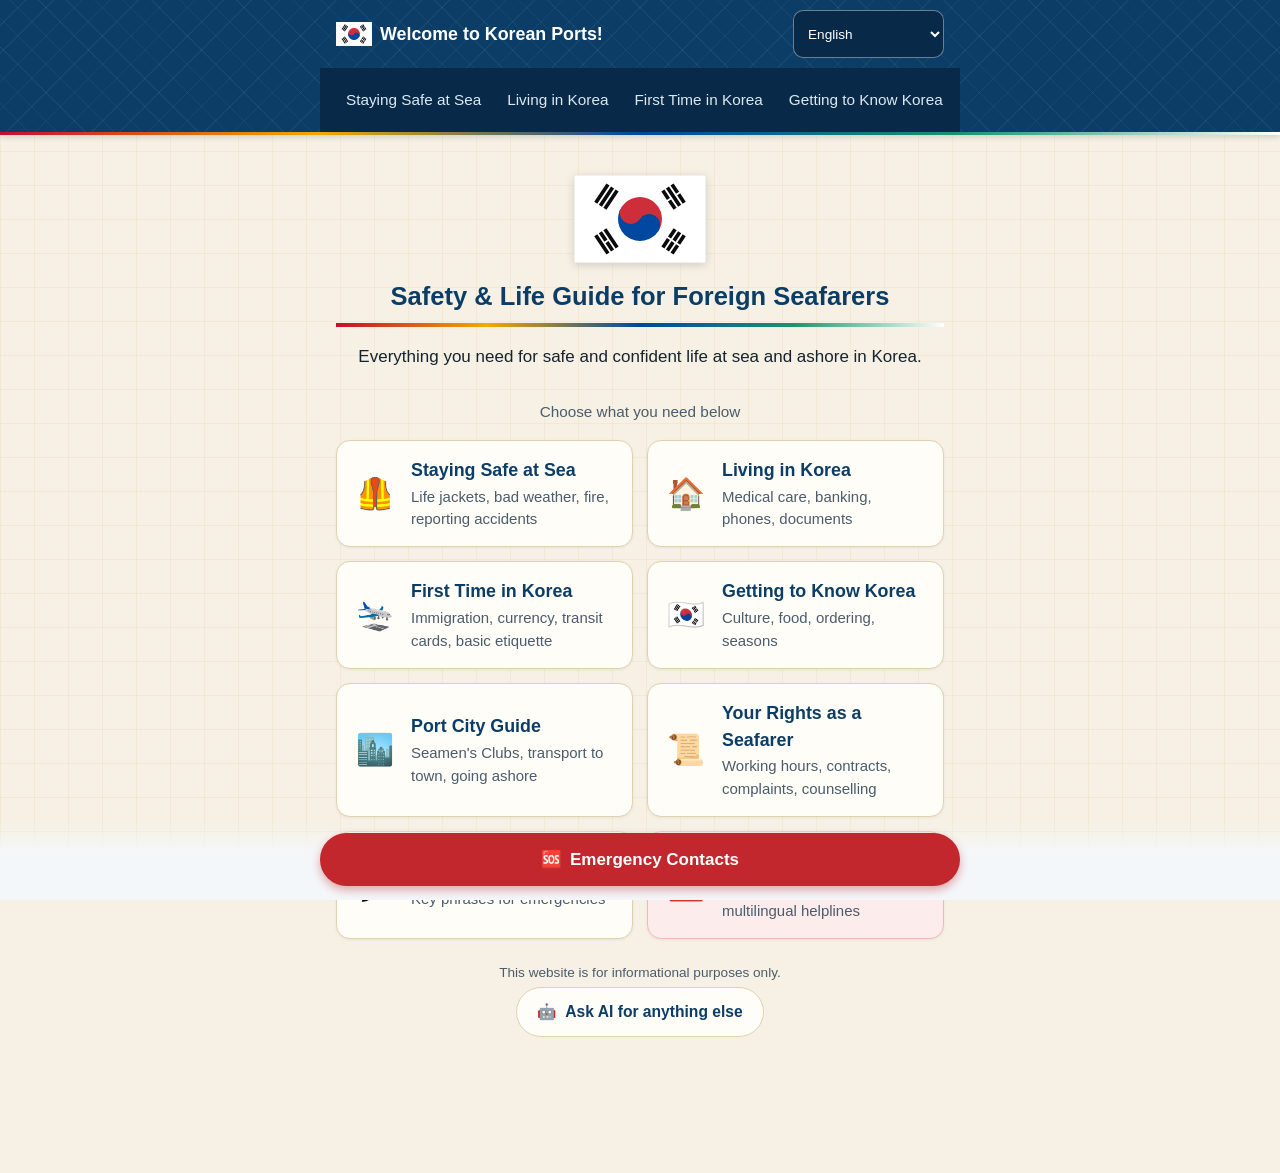
<file: index.html>
<!DOCTYPE html>
<html lang="en">
<head>
<meta charset="UTF-8">
<meta name="viewport" content="width=device-width, initial-scale=1.0, viewport-fit=cover">
<meta name="color-scheme" content="light">
<title>Welcome to Korean Ports!</title>
<script src="assets/js/site-content-data.js?v=20260812"></script>
<link rel="stylesheet" href="assets/css/style.css?v=20260812">
</head>
<body>
<div id="sfw-header" data-active="home"></div>

<main data-page="home"></main>

<script src="assets/js/i18n.js?v=20260812"></script>
<script src="assets/js/components.js?v=20260812"></script>
<script src="assets/js/content-render.js?v=20260812"></script>
<script src="assets/js/save-image.js?v=20260812"></script>
<script src="assets/js/app.js?v=20260812"></script>
</body>
</html>
</file>
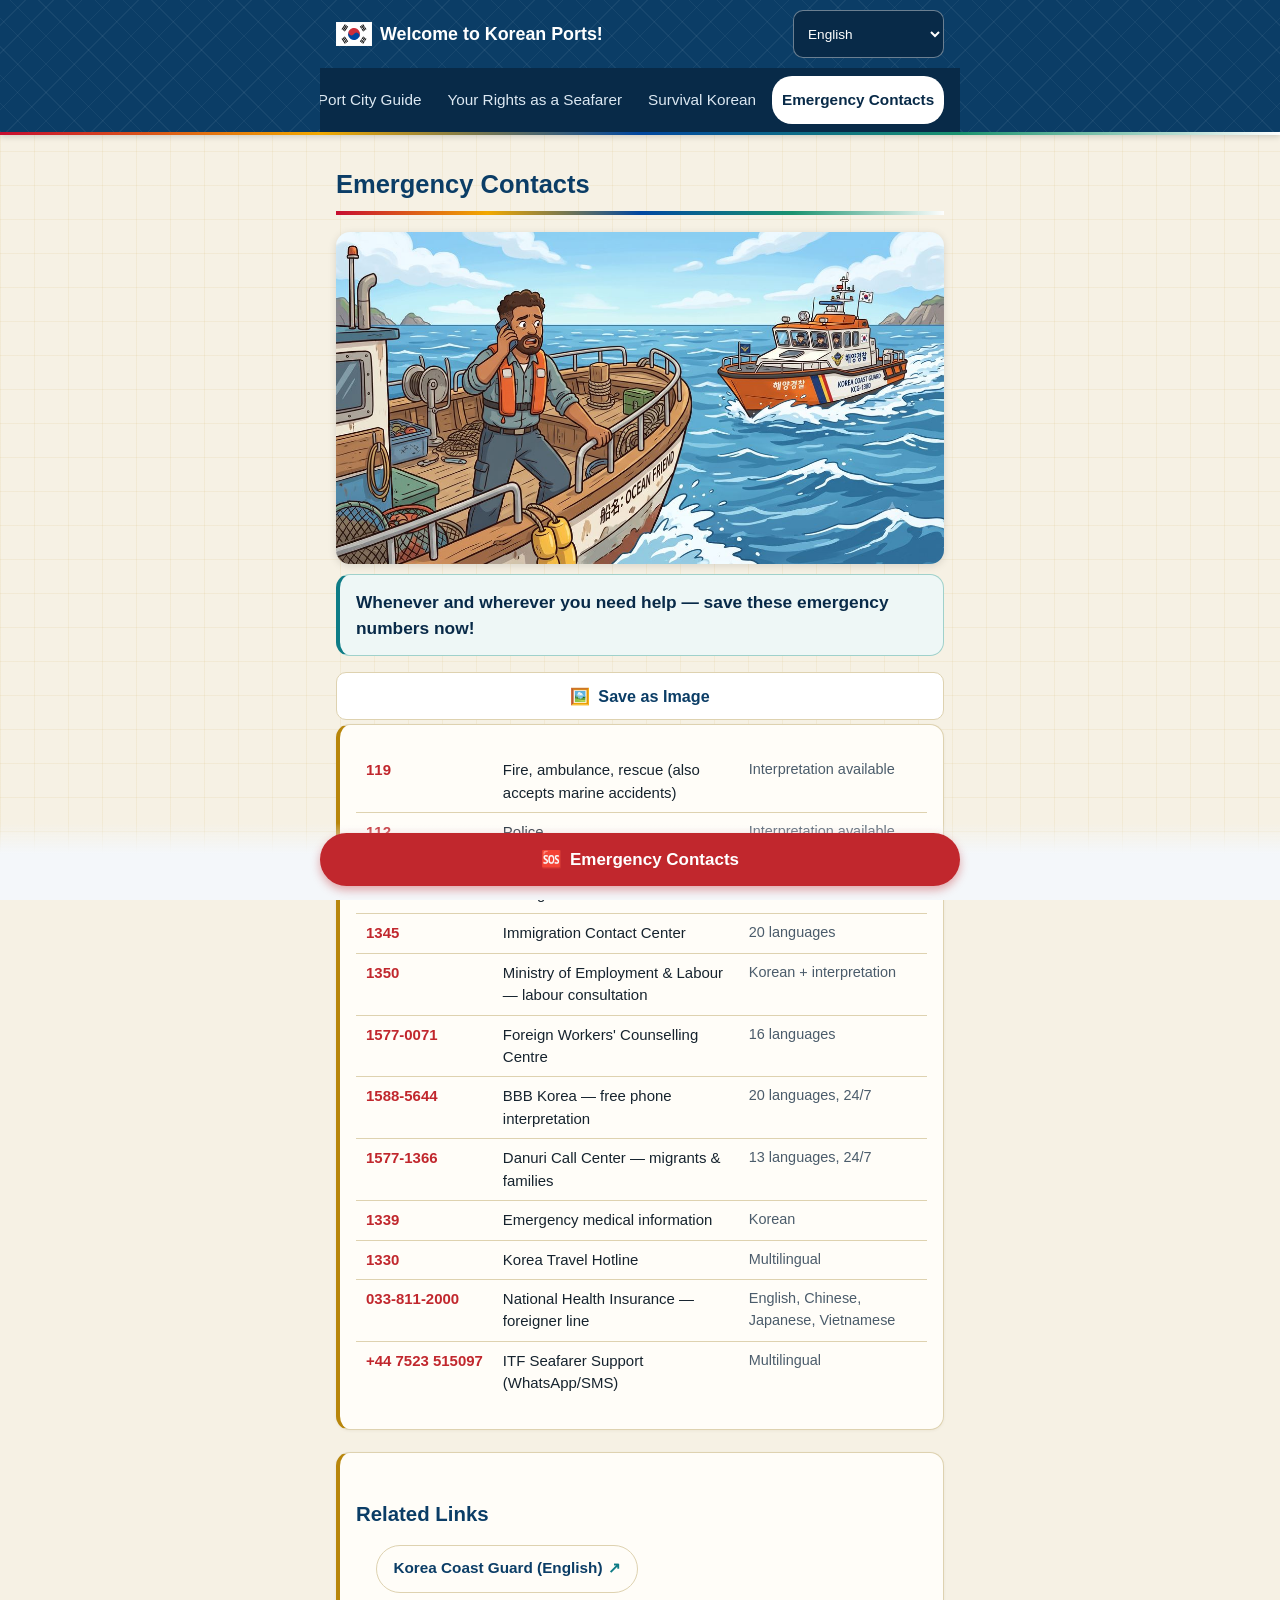
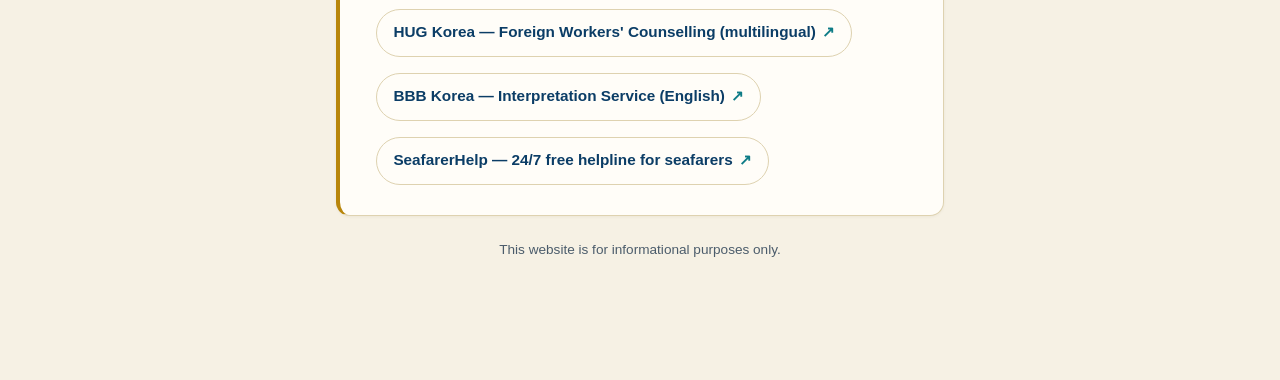
<file: pages/emergency.html>
<!DOCTYPE html>
<html lang="en">
<head>
<meta charset="UTF-8">
<meta name="viewport" content="width=device-width, initial-scale=1.0, viewport-fit=cover">
<meta name="color-scheme" content="light">
<title>Emergency Contacts — Welcome to Korean Ports!</title>
<script src="../assets/js/site-content-data.js?v=20260812"></script>
<link rel="stylesheet" href="../assets/css/style.css?v=20260812">
</head>
<body>
<div id="sfw-header" data-active="emergency"></div>

<main data-page="emergency"></main>

<script src="../assets/js/i18n.js?v=20260812"></script>
<script src="../assets/js/components.js?v=20260812"></script>
<script src="../assets/js/content-render.js?v=20260812"></script>
<script src="../assets/js/save-image.js?v=20260812"></script>
<script src="../assets/js/app.js?v=20260812"></script>
</body>
</html>
</file>
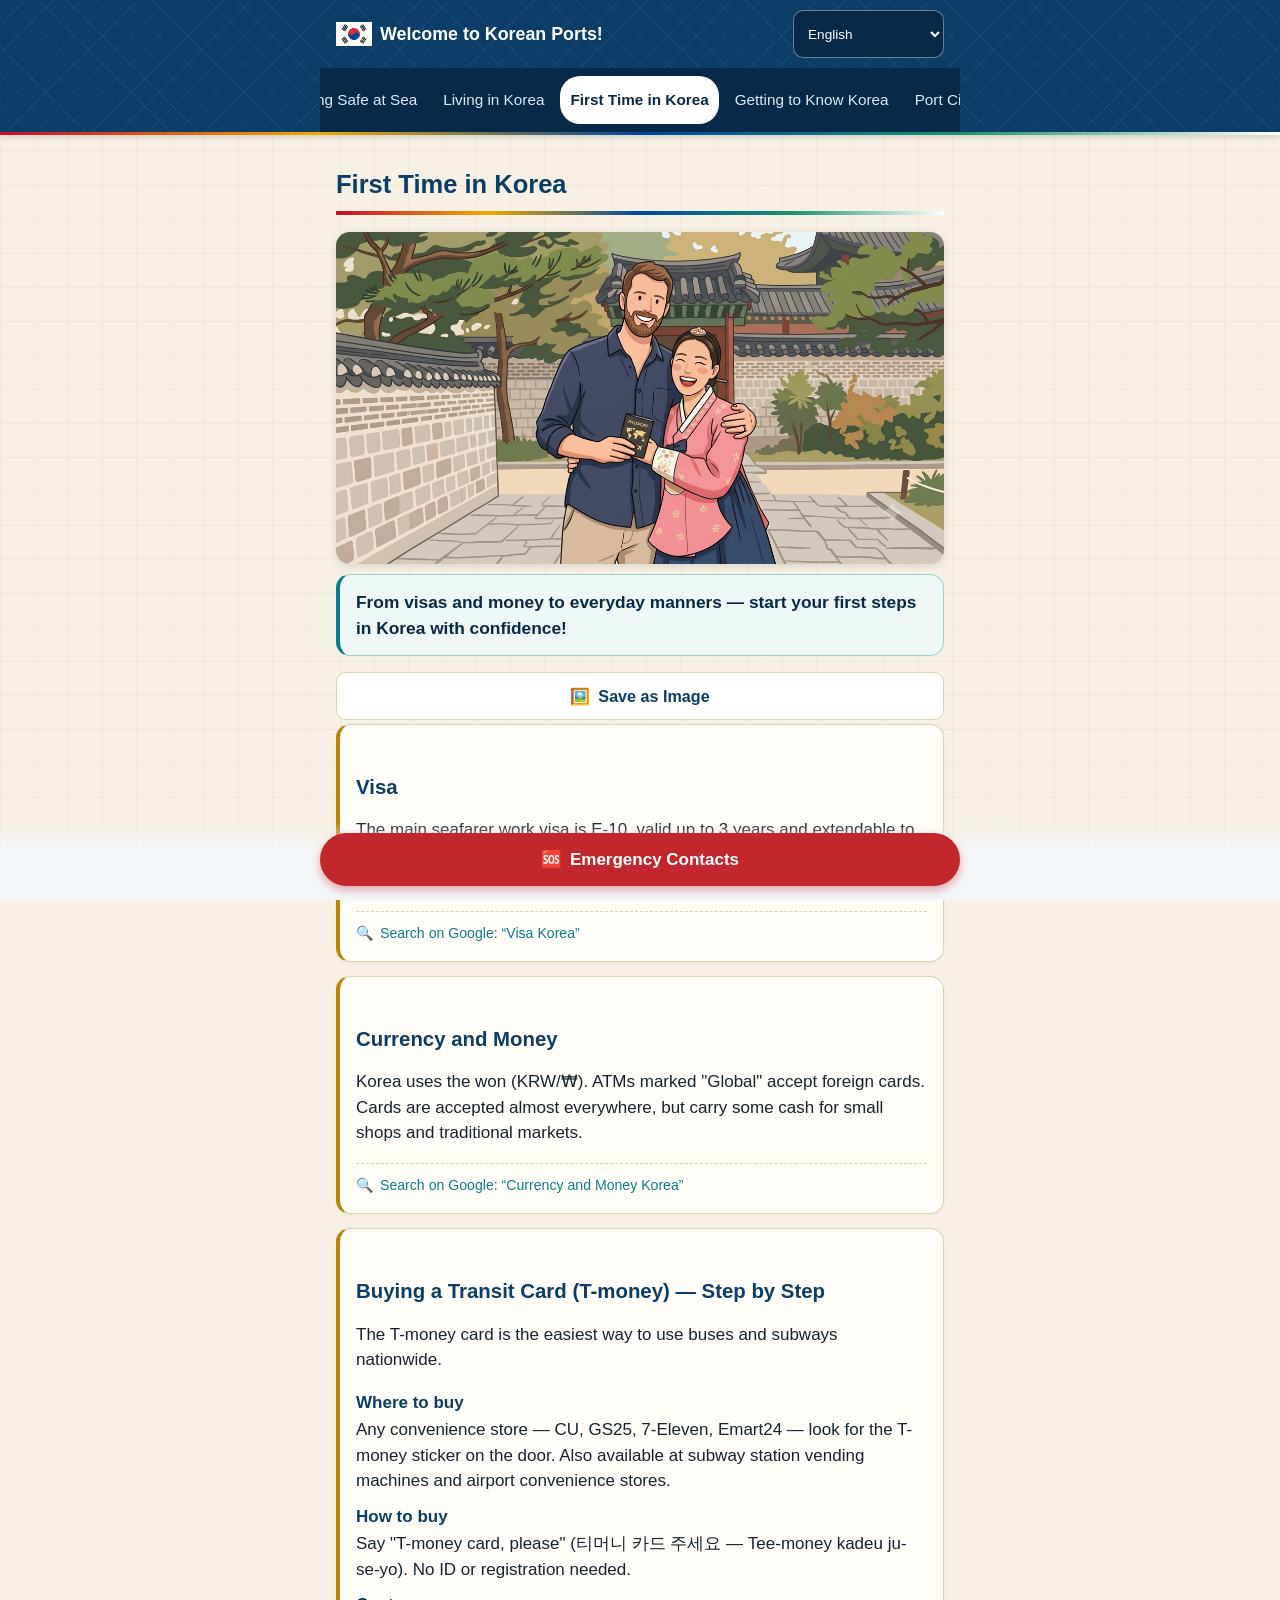
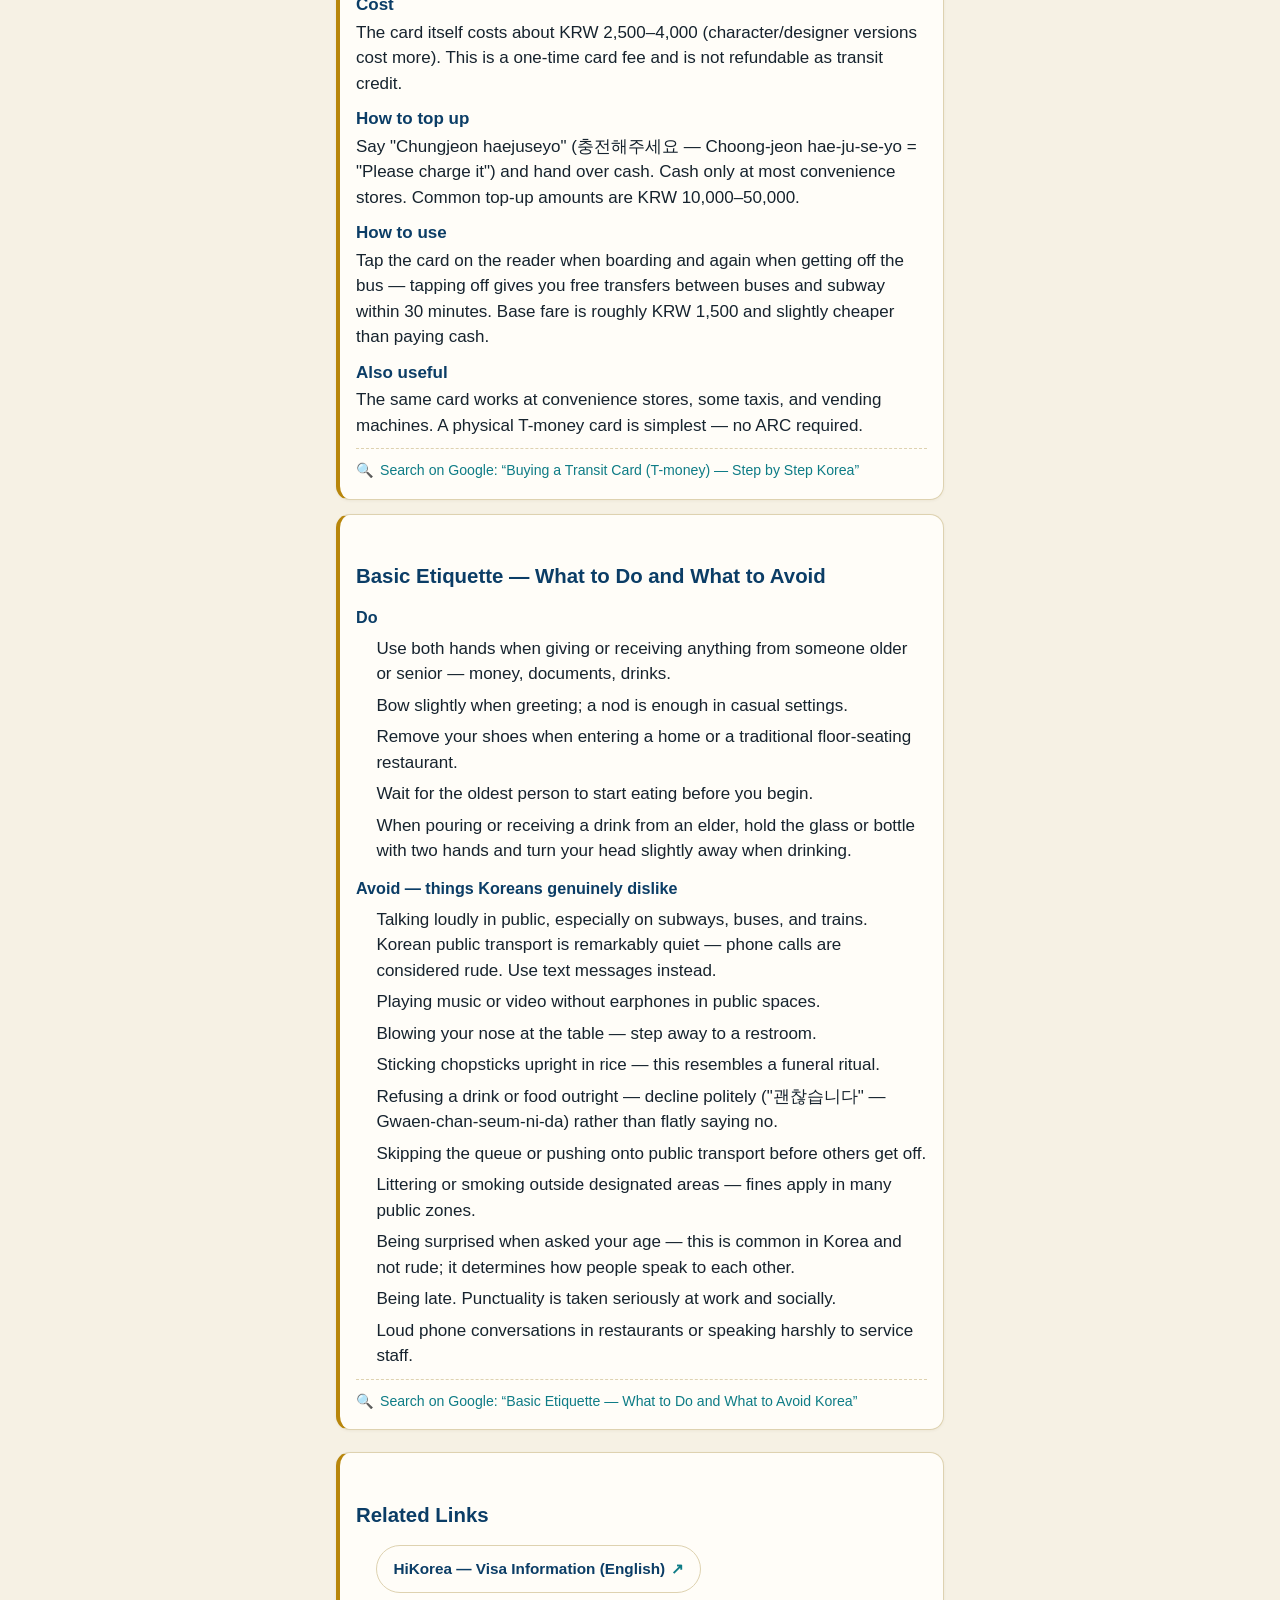
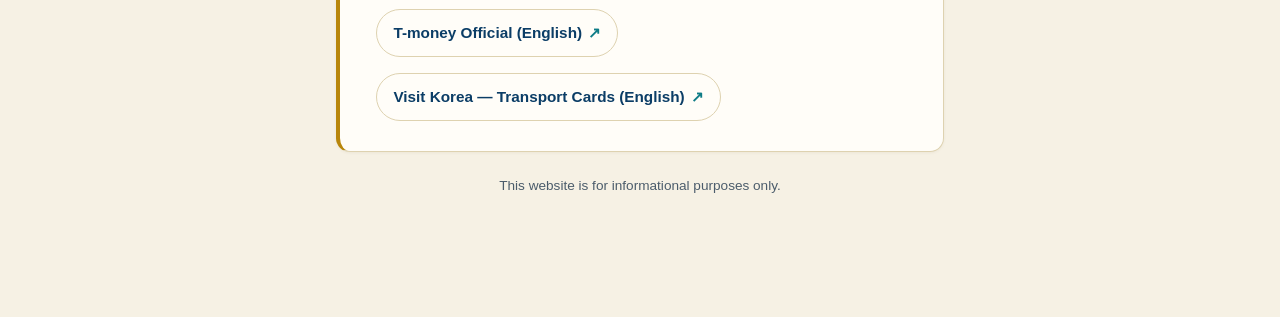
<file: pages/first-time-korea.html>
<!DOCTYPE html>
<html lang="en">
<head>
<meta charset="UTF-8">
<meta name="viewport" content="width=device-width, initial-scale=1.0, viewport-fit=cover">
<meta name="color-scheme" content="light">
<title>First Time in Korea — Welcome to Korean Ports!</title>
<script src="../assets/js/site-content-data.js?v=20260812"></script>
<link rel="stylesheet" href="../assets/css/style.css?v=20260812">
</head>
<body>
<div id="sfw-header" data-active="first-time-korea"></div>

<main data-page="first-time-korea"></main>

<script src="../assets/js/i18n.js?v=20260812"></script>
<script src="../assets/js/components.js?v=20260812"></script>
<script src="../assets/js/content-render.js?v=20260812"></script>
<script src="../assets/js/save-image.js?v=20260812"></script>
<script src="../assets/js/app.js?v=20260812"></script>
</body>
</html>
</file>
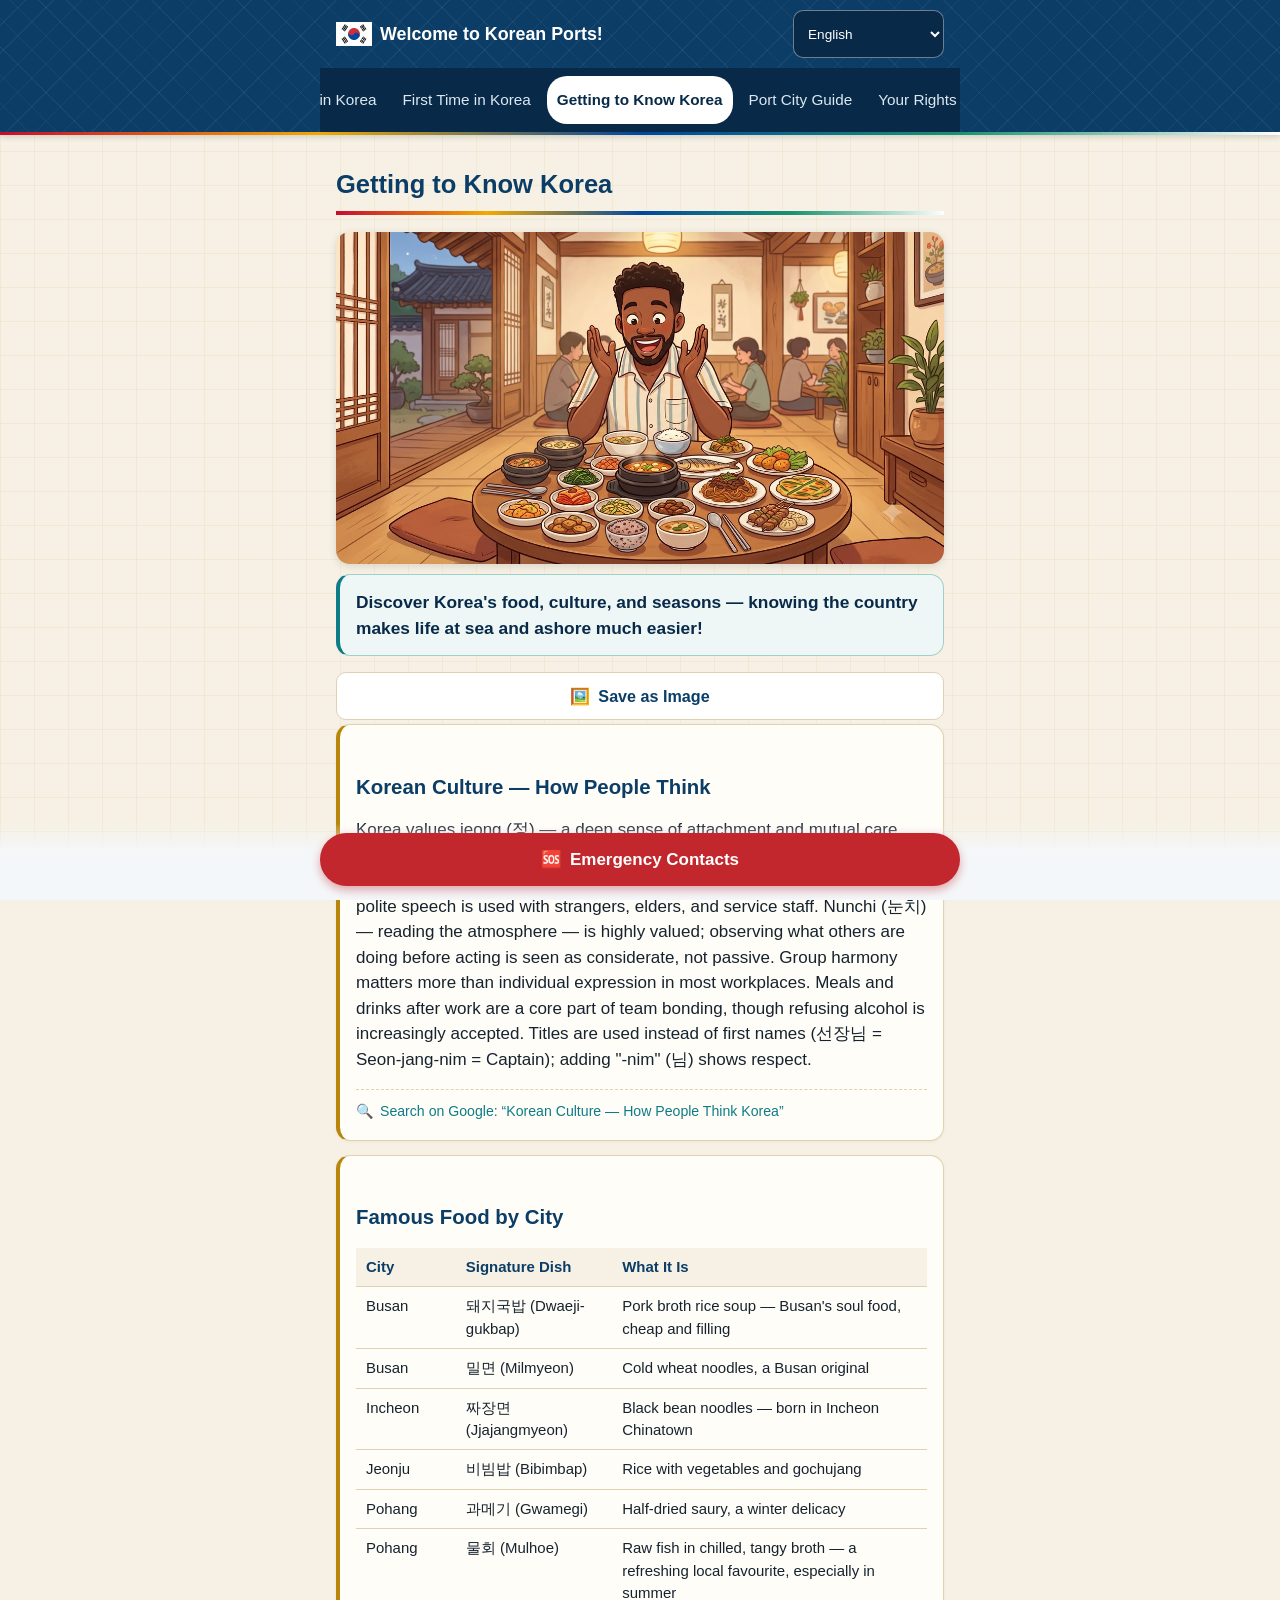
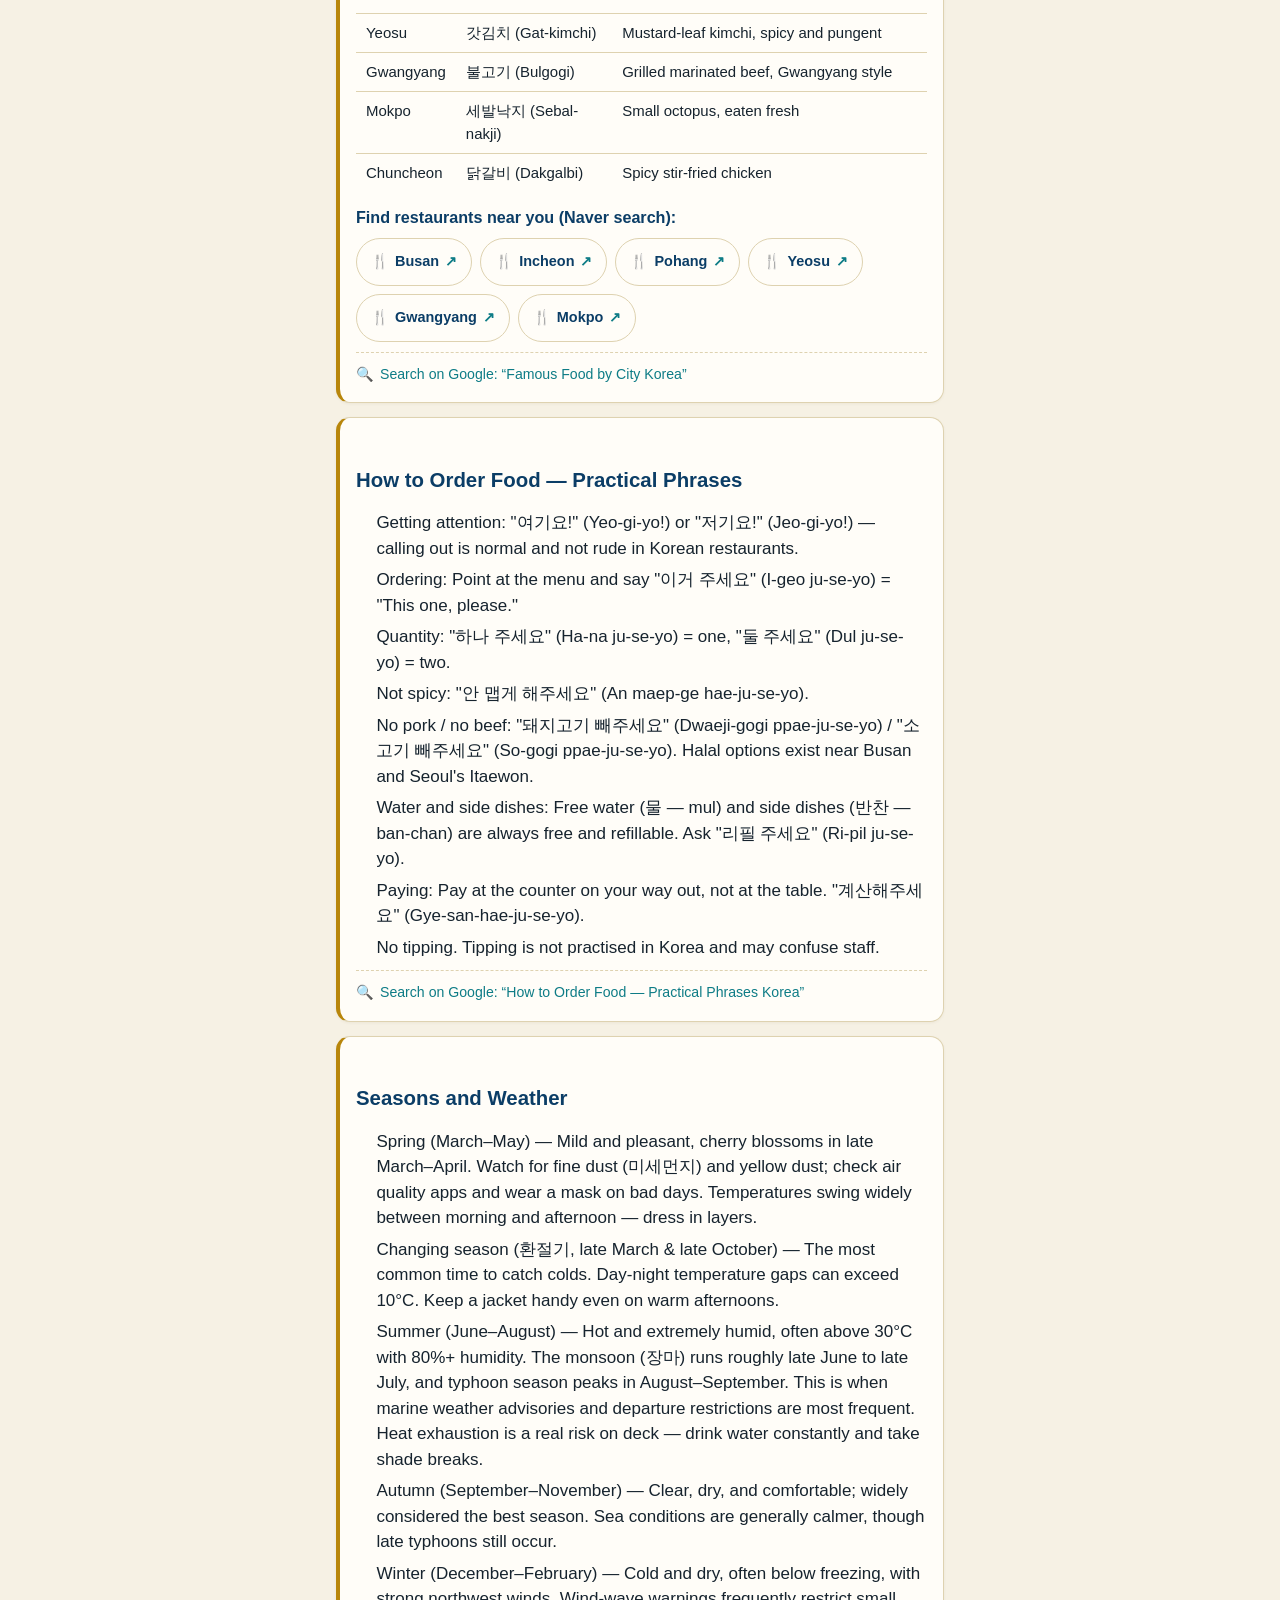
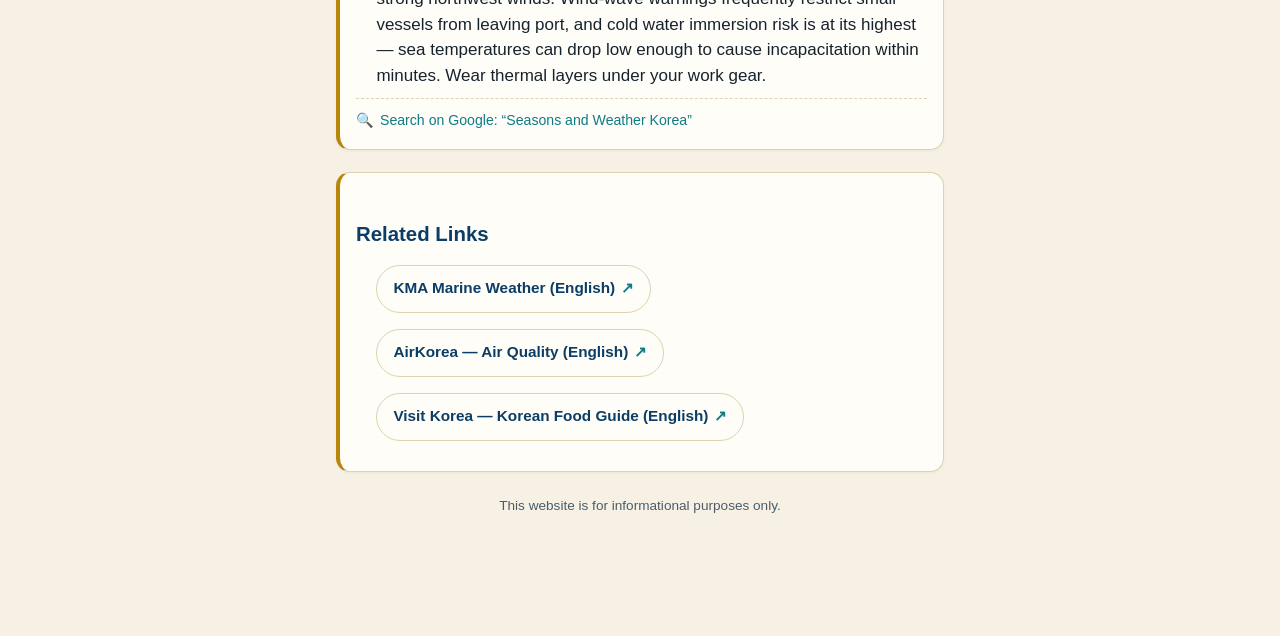
<file: pages/know-korea.html>
<!DOCTYPE html>
<html lang="en">
<head>
<meta charset="UTF-8">
<meta name="viewport" content="width=device-width, initial-scale=1.0, viewport-fit=cover">
<meta name="color-scheme" content="light">
<title>Getting to Know Korea — Welcome to Korean Ports!</title>
<script src="../assets/js/site-content-data.js?v=20260812"></script>
<link rel="stylesheet" href="../assets/css/style.css?v=20260812">
</head>
<body>
<div id="sfw-header" data-active="know-korea"></div>

<main data-page="know-korea"></main>

<script src="../assets/js/i18n.js?v=20260812"></script>
<script src="../assets/js/components.js?v=20260812"></script>
<script src="../assets/js/content-render.js?v=20260812"></script>
<script src="../assets/js/save-image.js?v=20260812"></script>
<script src="../assets/js/app.js?v=20260812"></script>
</body>
</html>
</file>
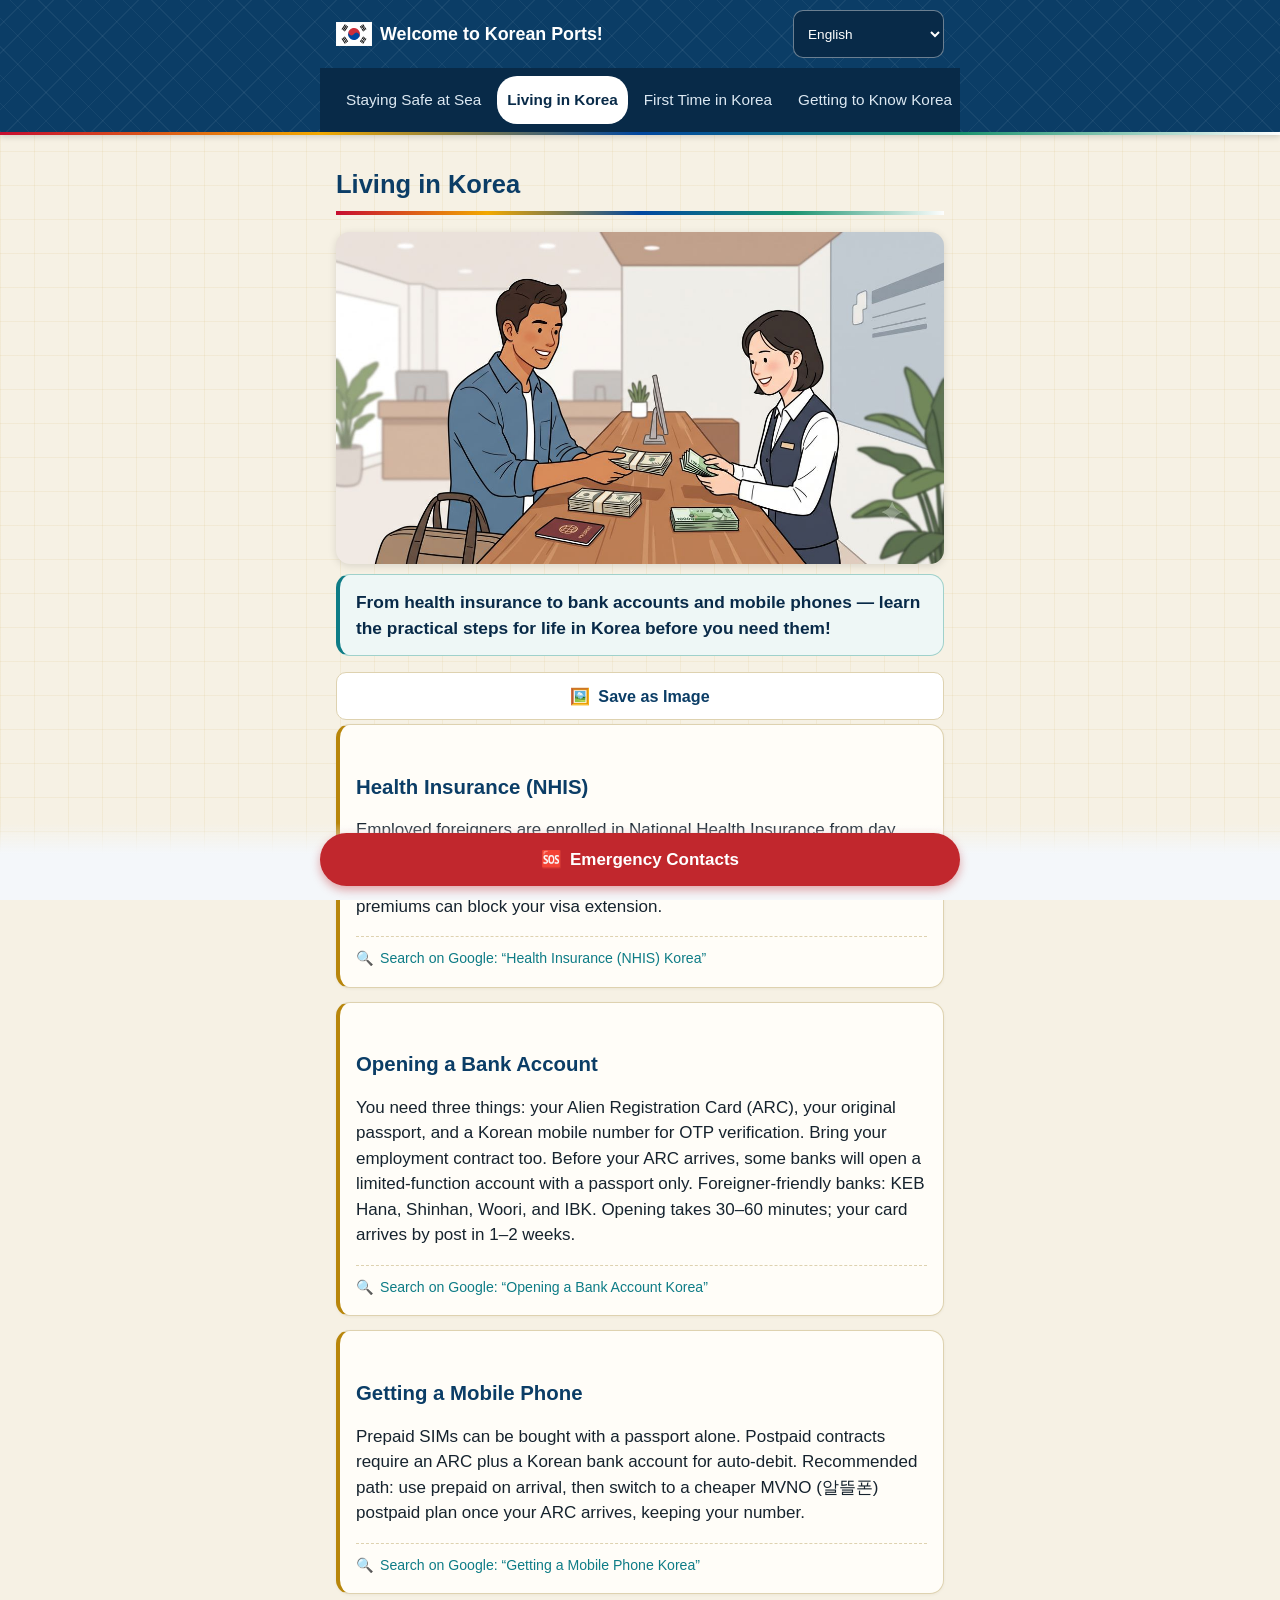
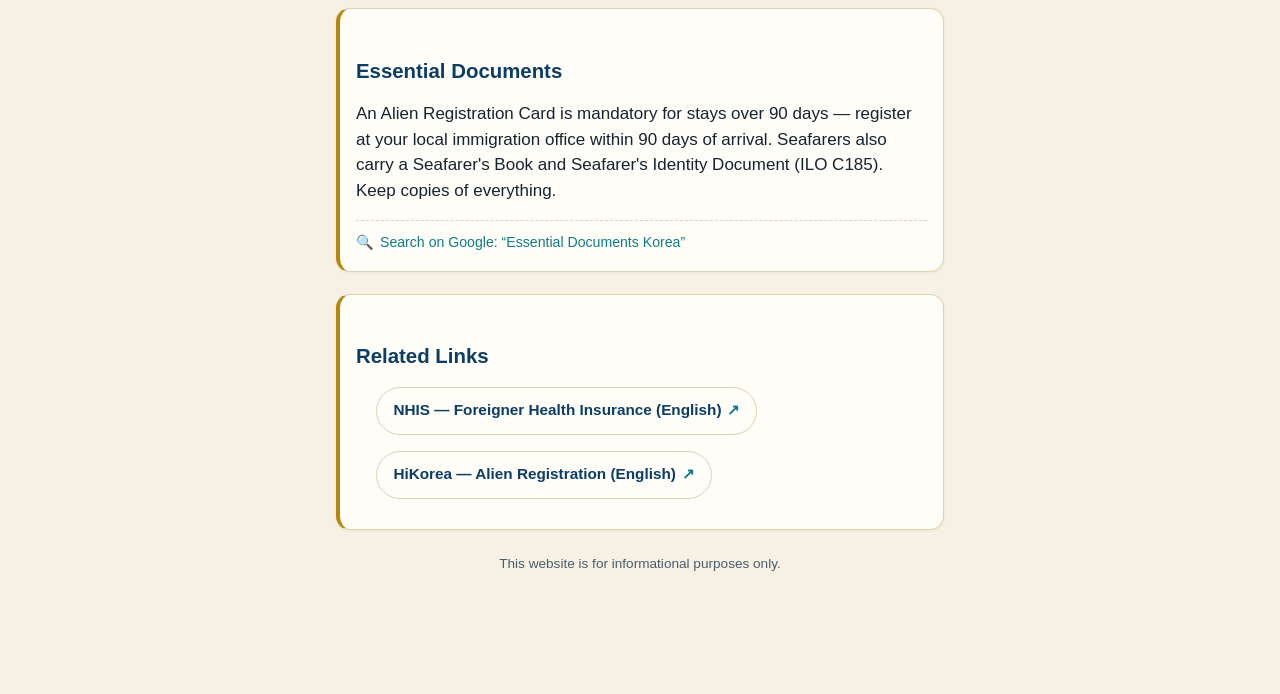
<file: pages/living-in-korea.html>
<!DOCTYPE html>
<html lang="en">
<head>
<meta charset="UTF-8">
<meta name="viewport" content="width=device-width, initial-scale=1.0, viewport-fit=cover">
<meta name="color-scheme" content="light">
<title>Living in Korea — Welcome to Korean Ports!</title>
<script src="../assets/js/site-content-data.js?v=20260812"></script>
<link rel="stylesheet" href="../assets/css/style.css?v=20260812">
</head>
<body>
<div id="sfw-header" data-active="living-in-korea"></div>

<main data-page="living-in-korea"></main>

<script src="../assets/js/i18n.js?v=20260812"></script>
<script src="../assets/js/components.js?v=20260812"></script>
<script src="../assets/js/content-render.js?v=20260812"></script>
<script src="../assets/js/save-image.js?v=20260812"></script>
<script src="../assets/js/app.js?v=20260812"></script>
</body>
</html>
</file>
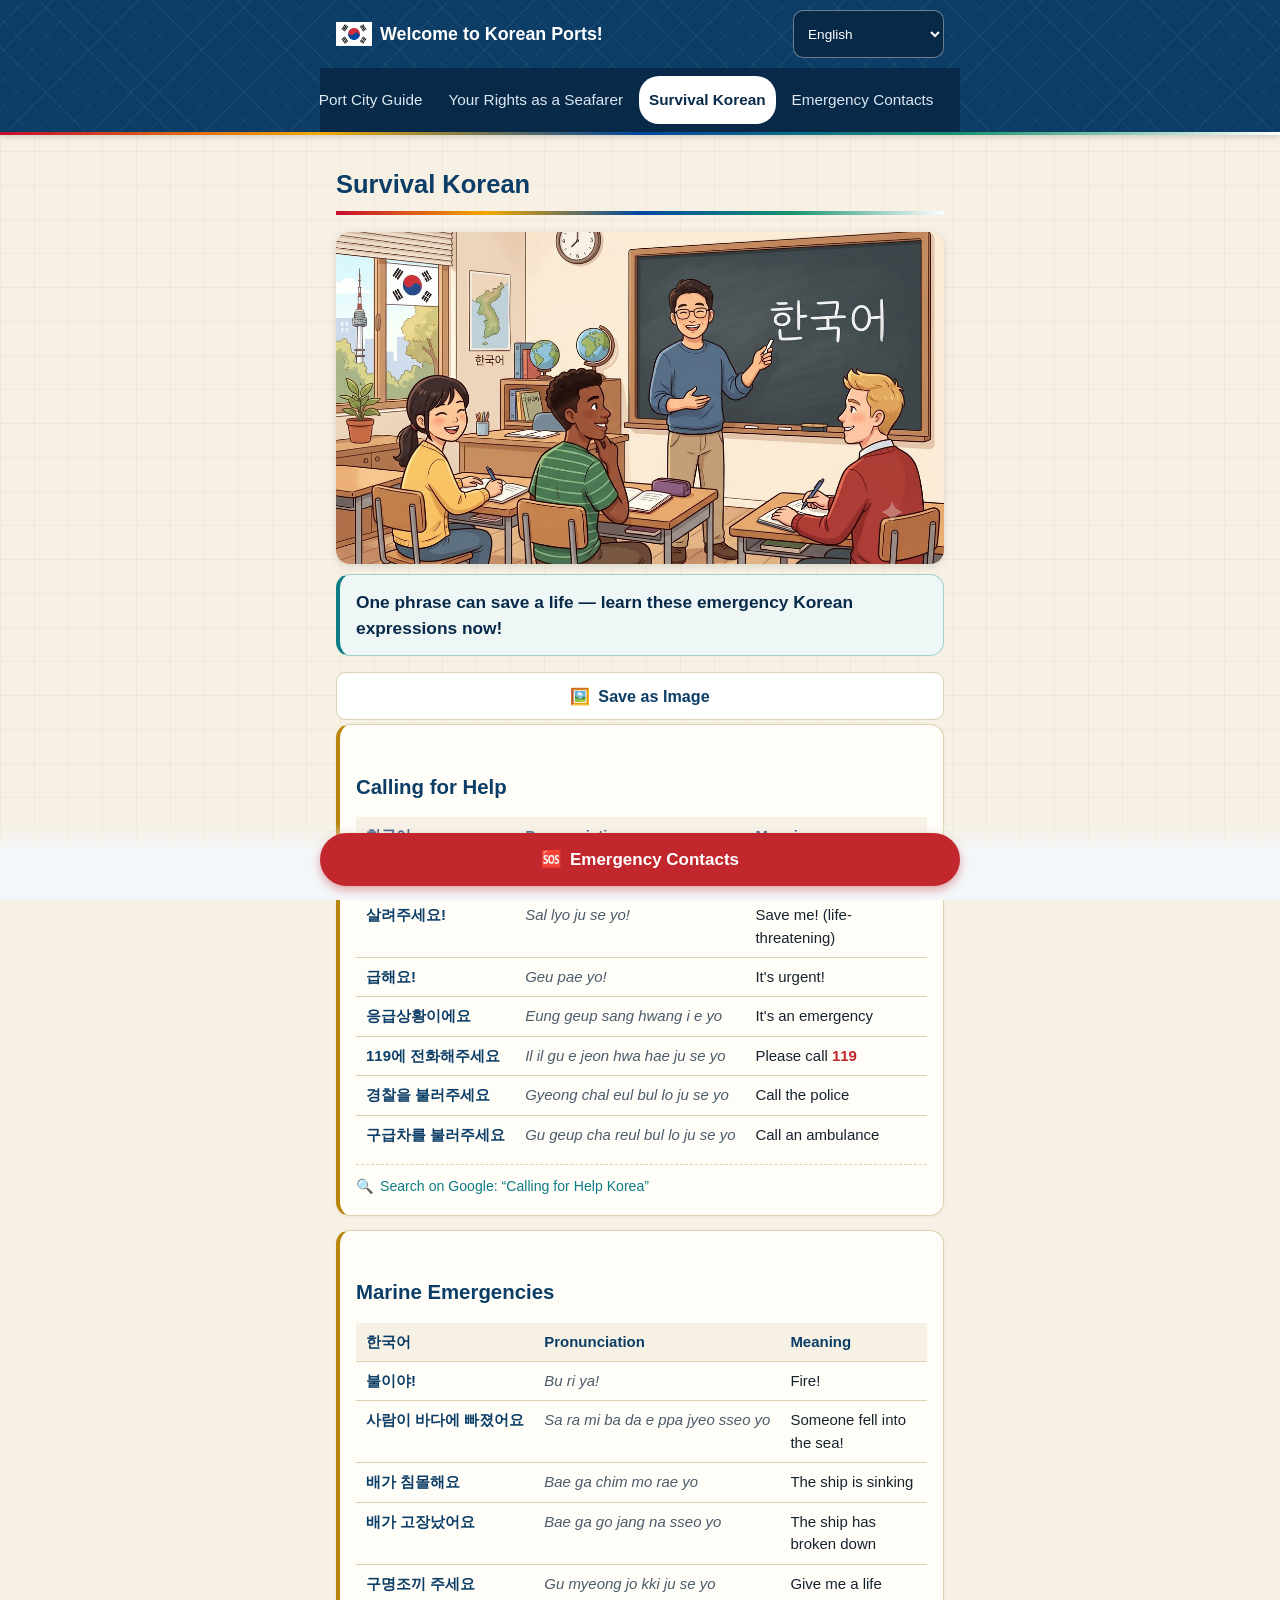
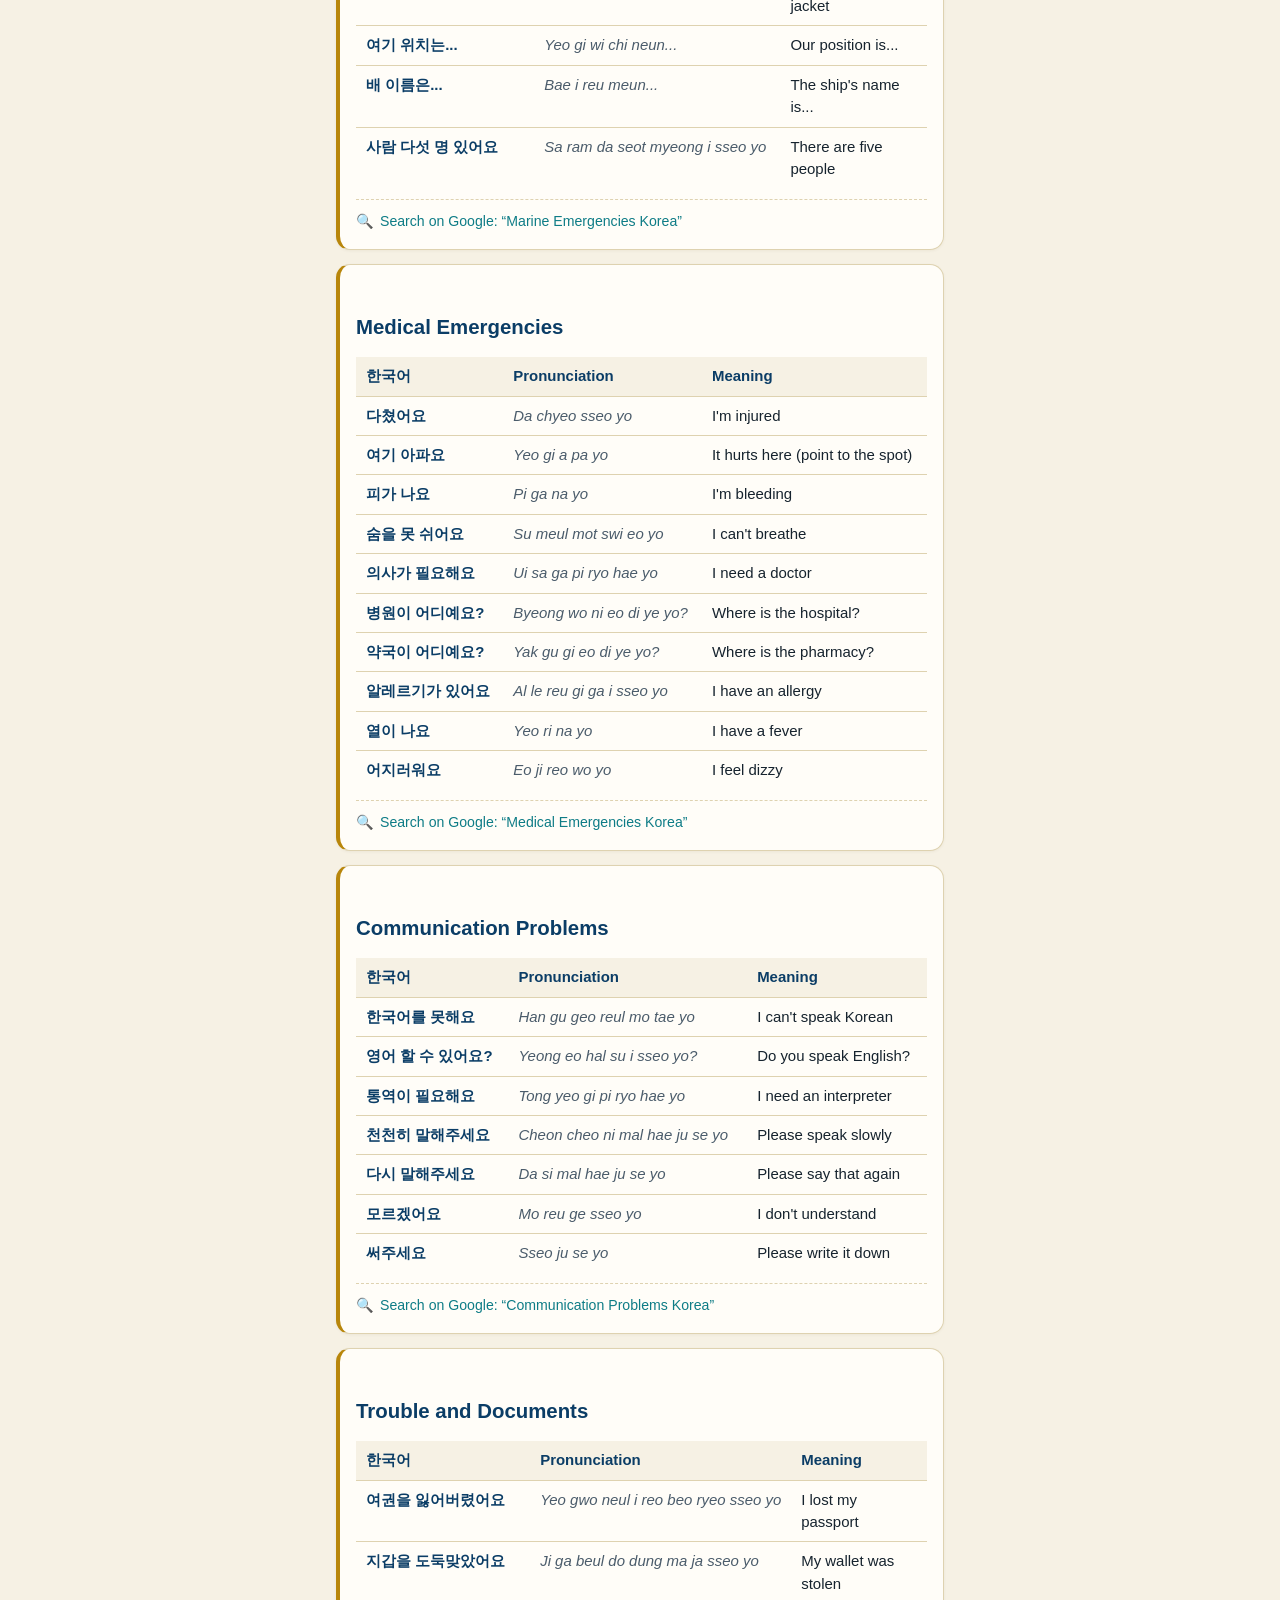
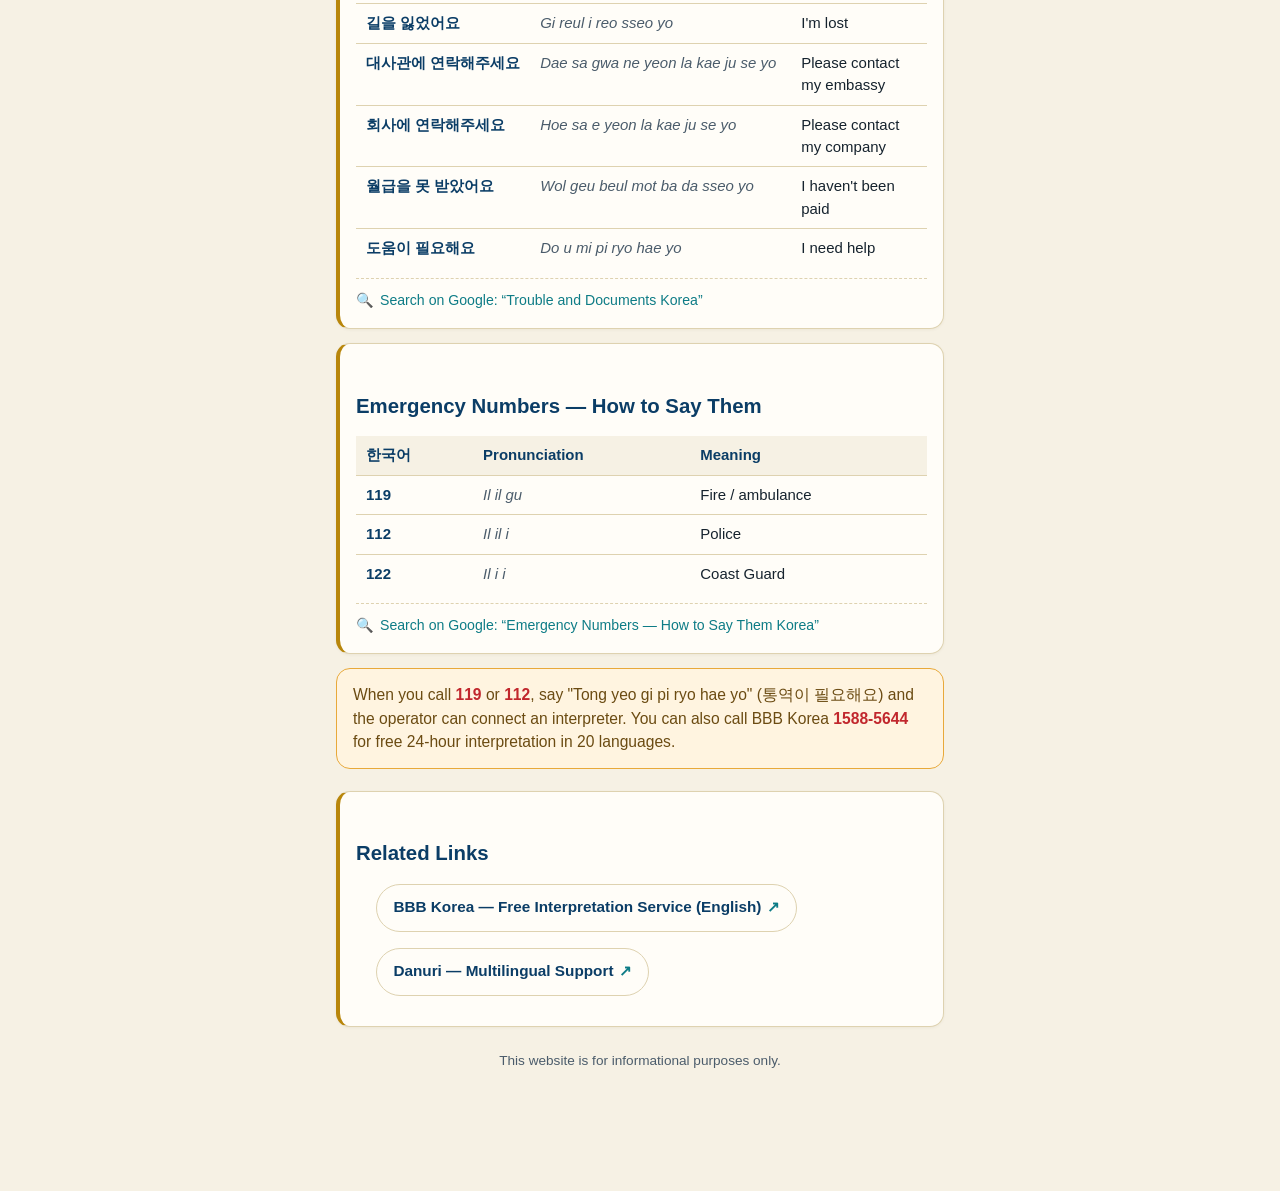
<file: pages/phrasebook.html>
<!DOCTYPE html>
<html lang="en">
<head>
<meta charset="UTF-8">
<meta name="viewport" content="width=device-width, initial-scale=1.0, viewport-fit=cover">
<meta name="color-scheme" content="light">
<title>Survival Korean — Welcome to Korean Ports!</title>
<script src="../assets/js/site-content-data.js?v=20260812"></script>
<link rel="stylesheet" href="../assets/css/style.css?v=20260812">
</head>
<body>
<div id="sfw-header" data-active="phrasebook"></div>

<main data-page="phrasebook"></main>

<script src="../assets/js/i18n.js?v=20260812"></script>
<script src="../assets/js/components.js?v=20260812"></script>
<script src="../assets/js/content-render.js?v=20260812"></script>
<script src="../assets/js/save-image.js?v=20260812"></script>
<script src="../assets/js/app.js?v=20260812"></script>
</body>
</html>
</file>
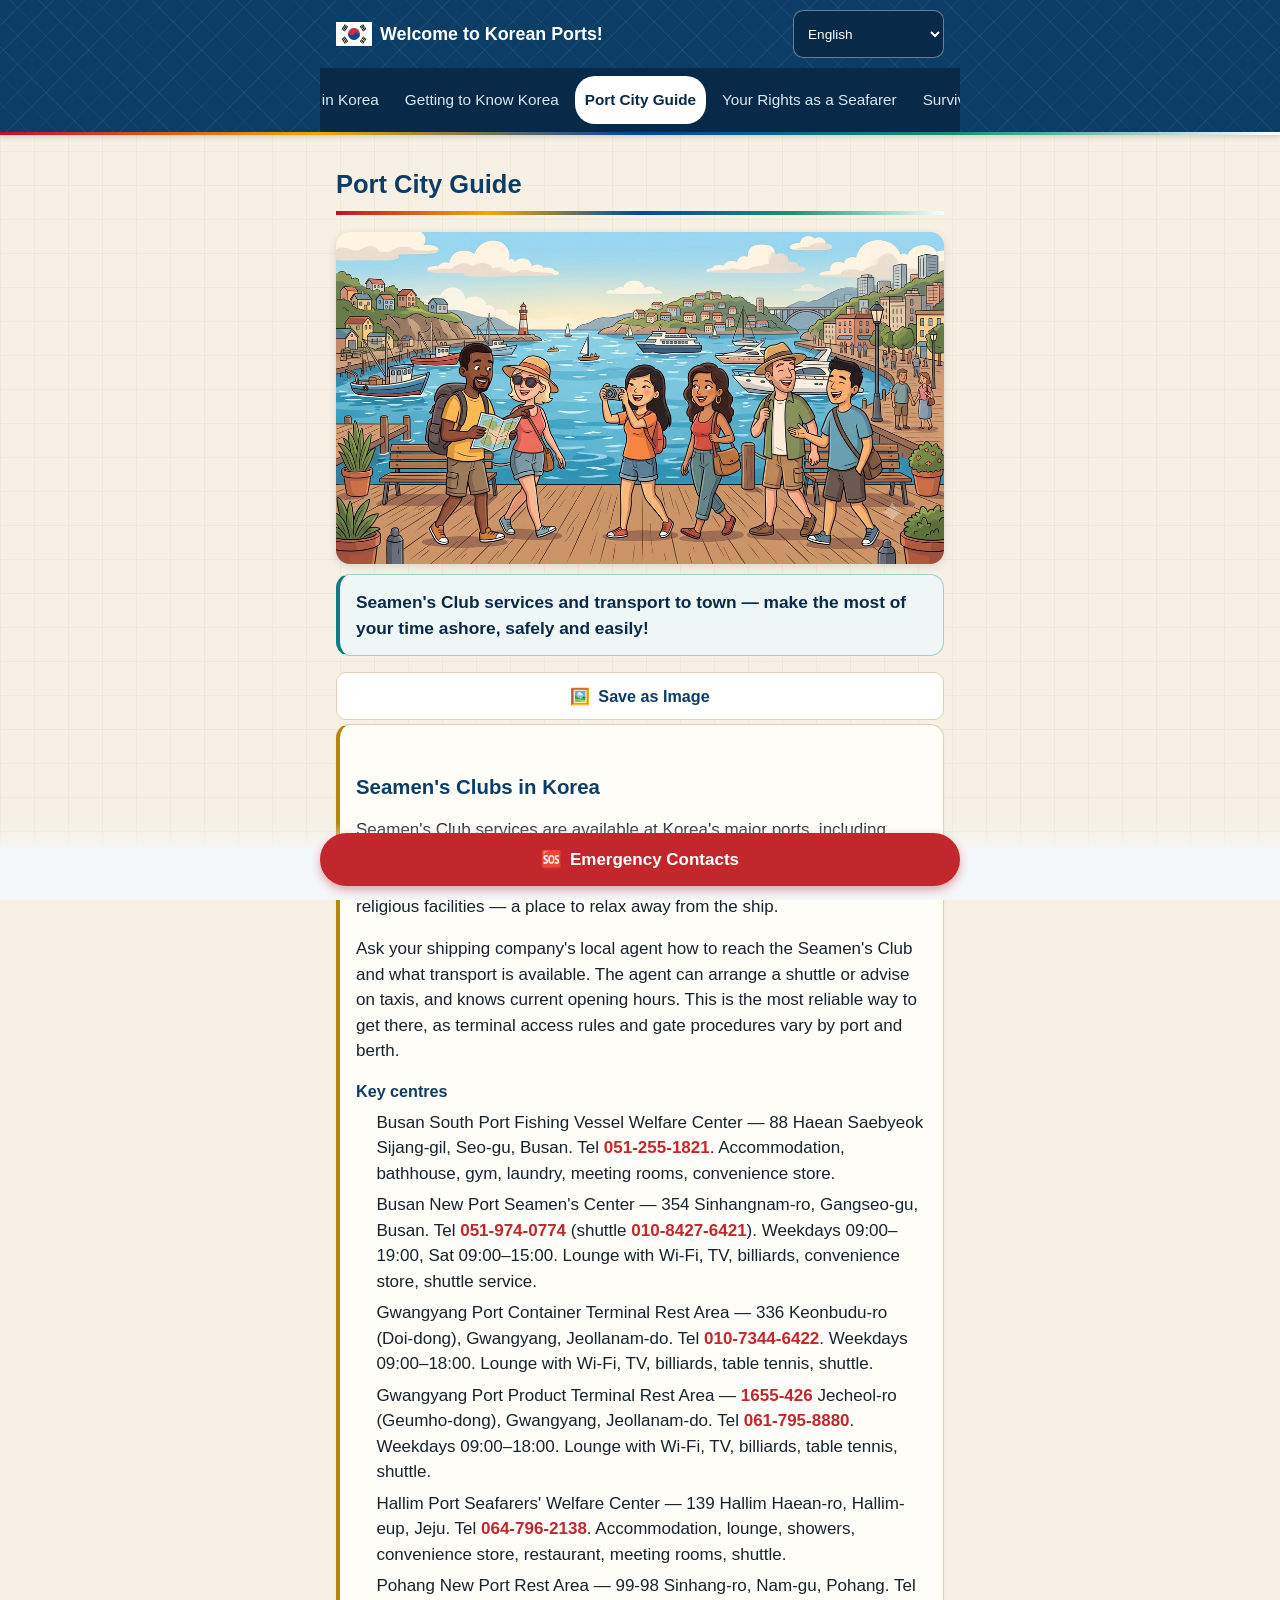
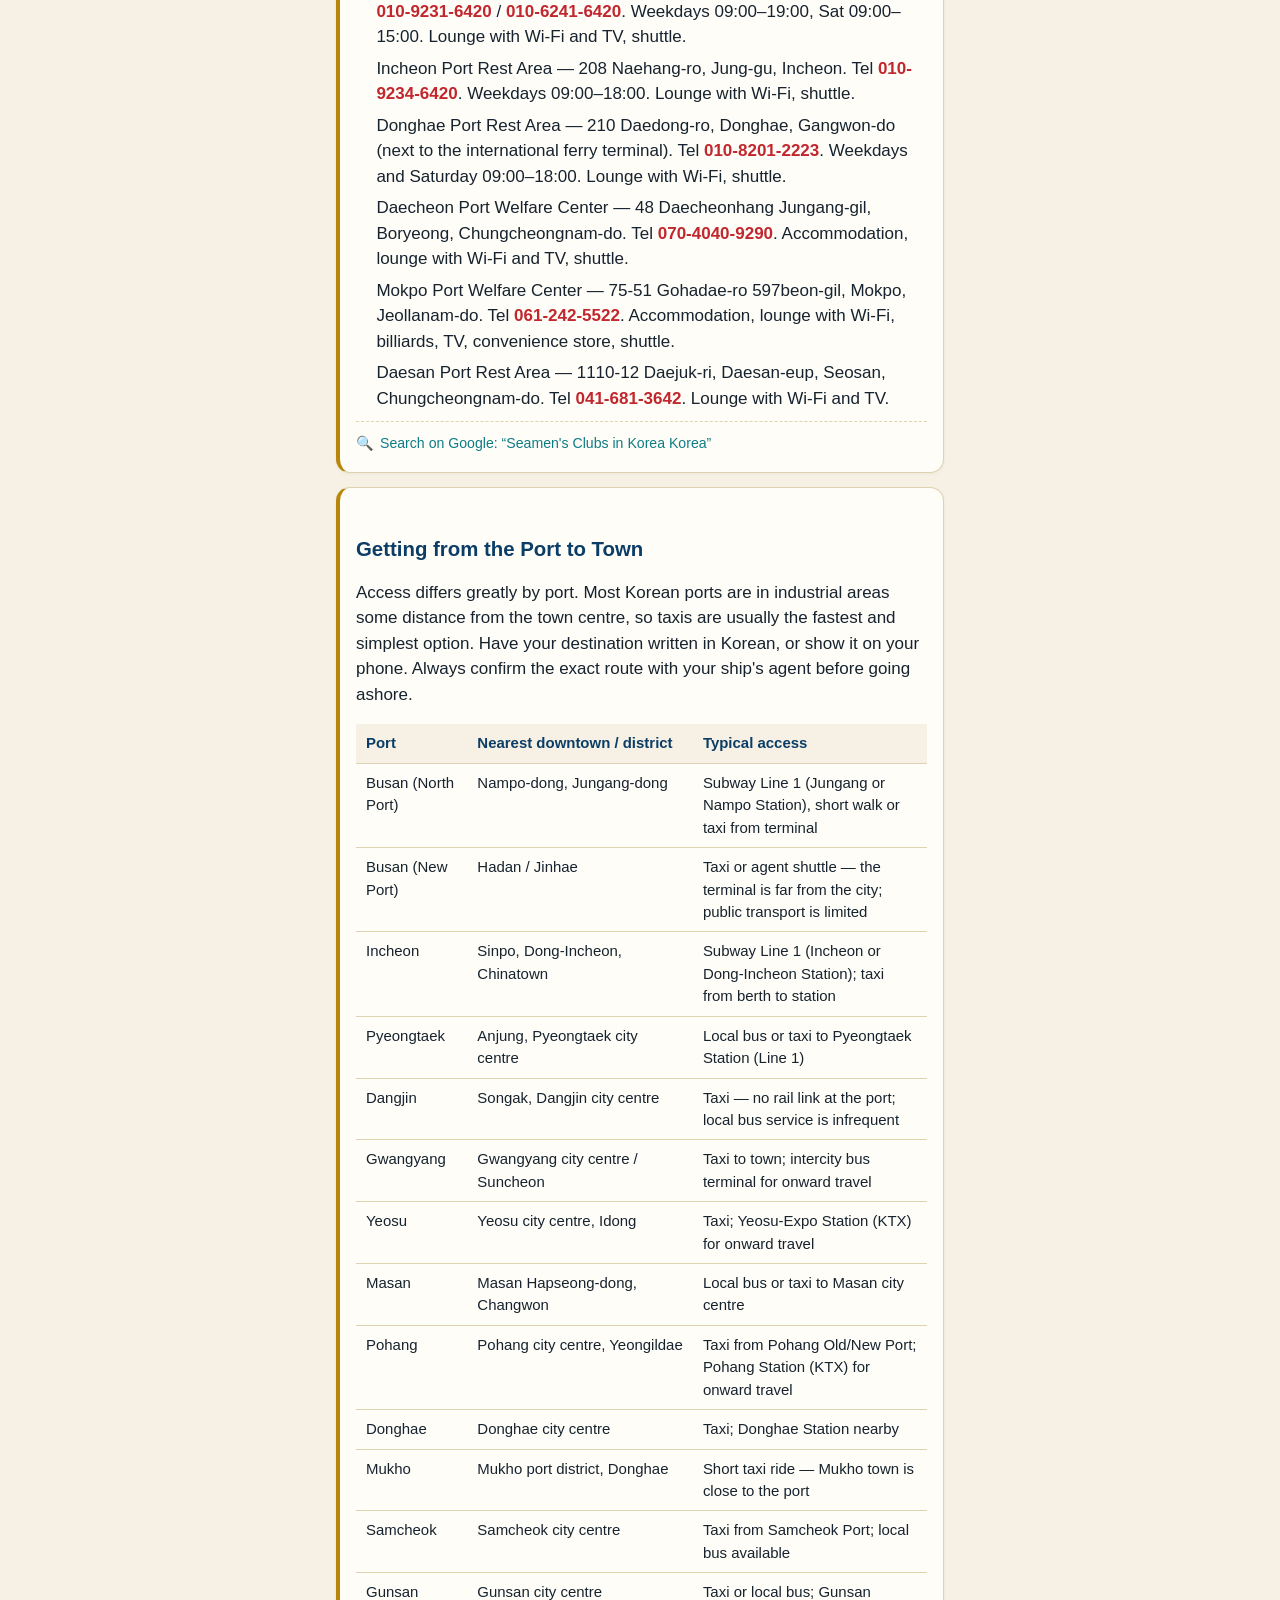
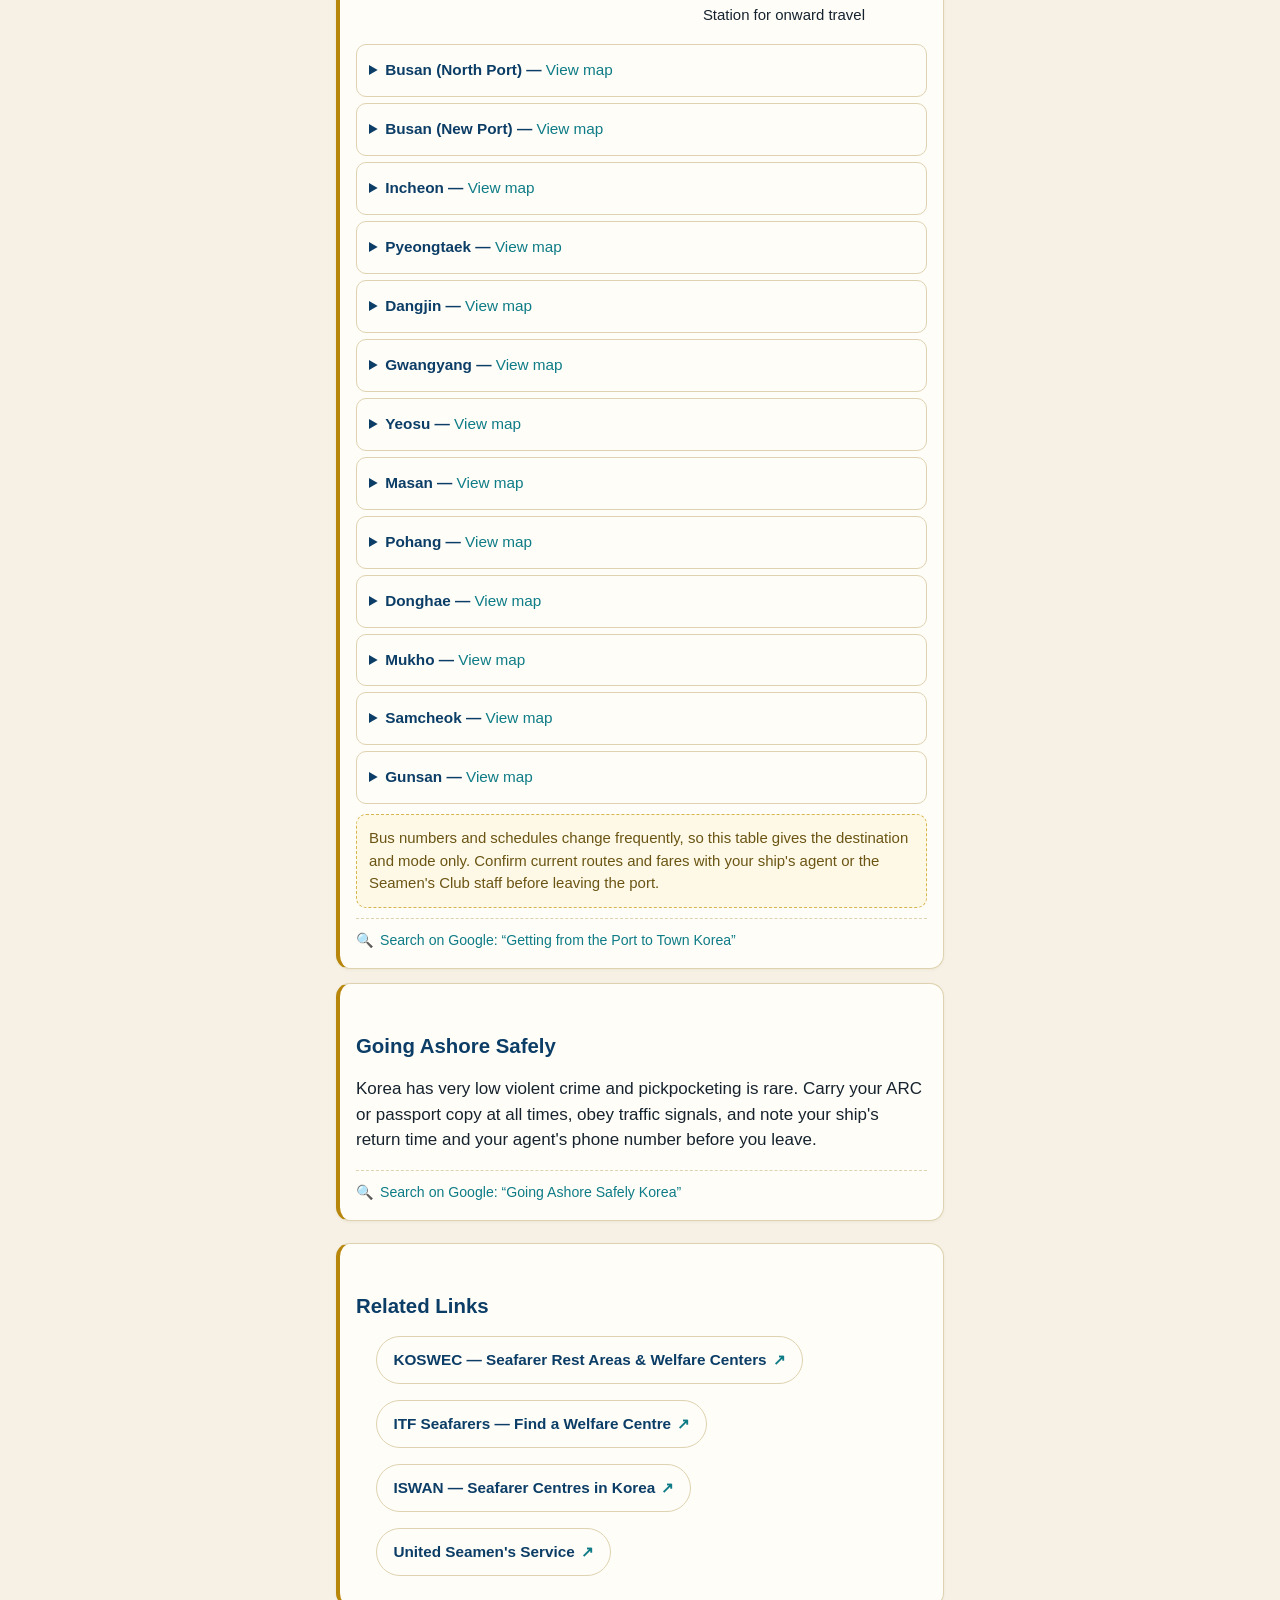
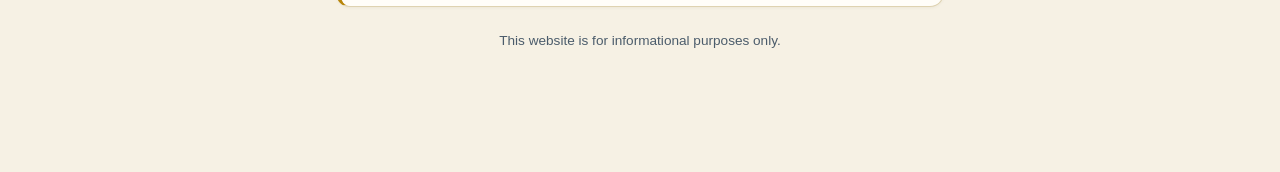
<file: pages/port-city-guide.html>
<!DOCTYPE html>
<html lang="en">
<head>
<meta charset="UTF-8">
<meta name="viewport" content="width=device-width, initial-scale=1.0, viewport-fit=cover">
<meta name="color-scheme" content="light">
<title>Port City Guide — Welcome to Korean Ports!</title>
<script src="../assets/js/site-content-data.js?v=20260812"></script>
<link rel="stylesheet" href="../assets/css/style.css?v=20260812">
</head>
<body>
<div id="sfw-header" data-active="port-city-guide"></div>

<main data-page="port-city-guide"></main>

<script src="../assets/js/i18n.js?v=20260812"></script>
<script src="../assets/js/components.js?v=20260812"></script>
<script src="../assets/js/content-render.js?v=20260812"></script>
<script src="../assets/js/save-image.js?v=20260812"></script>
<script src="../assets/js/app.js?v=20260812"></script>
</body>
</html>
</file>
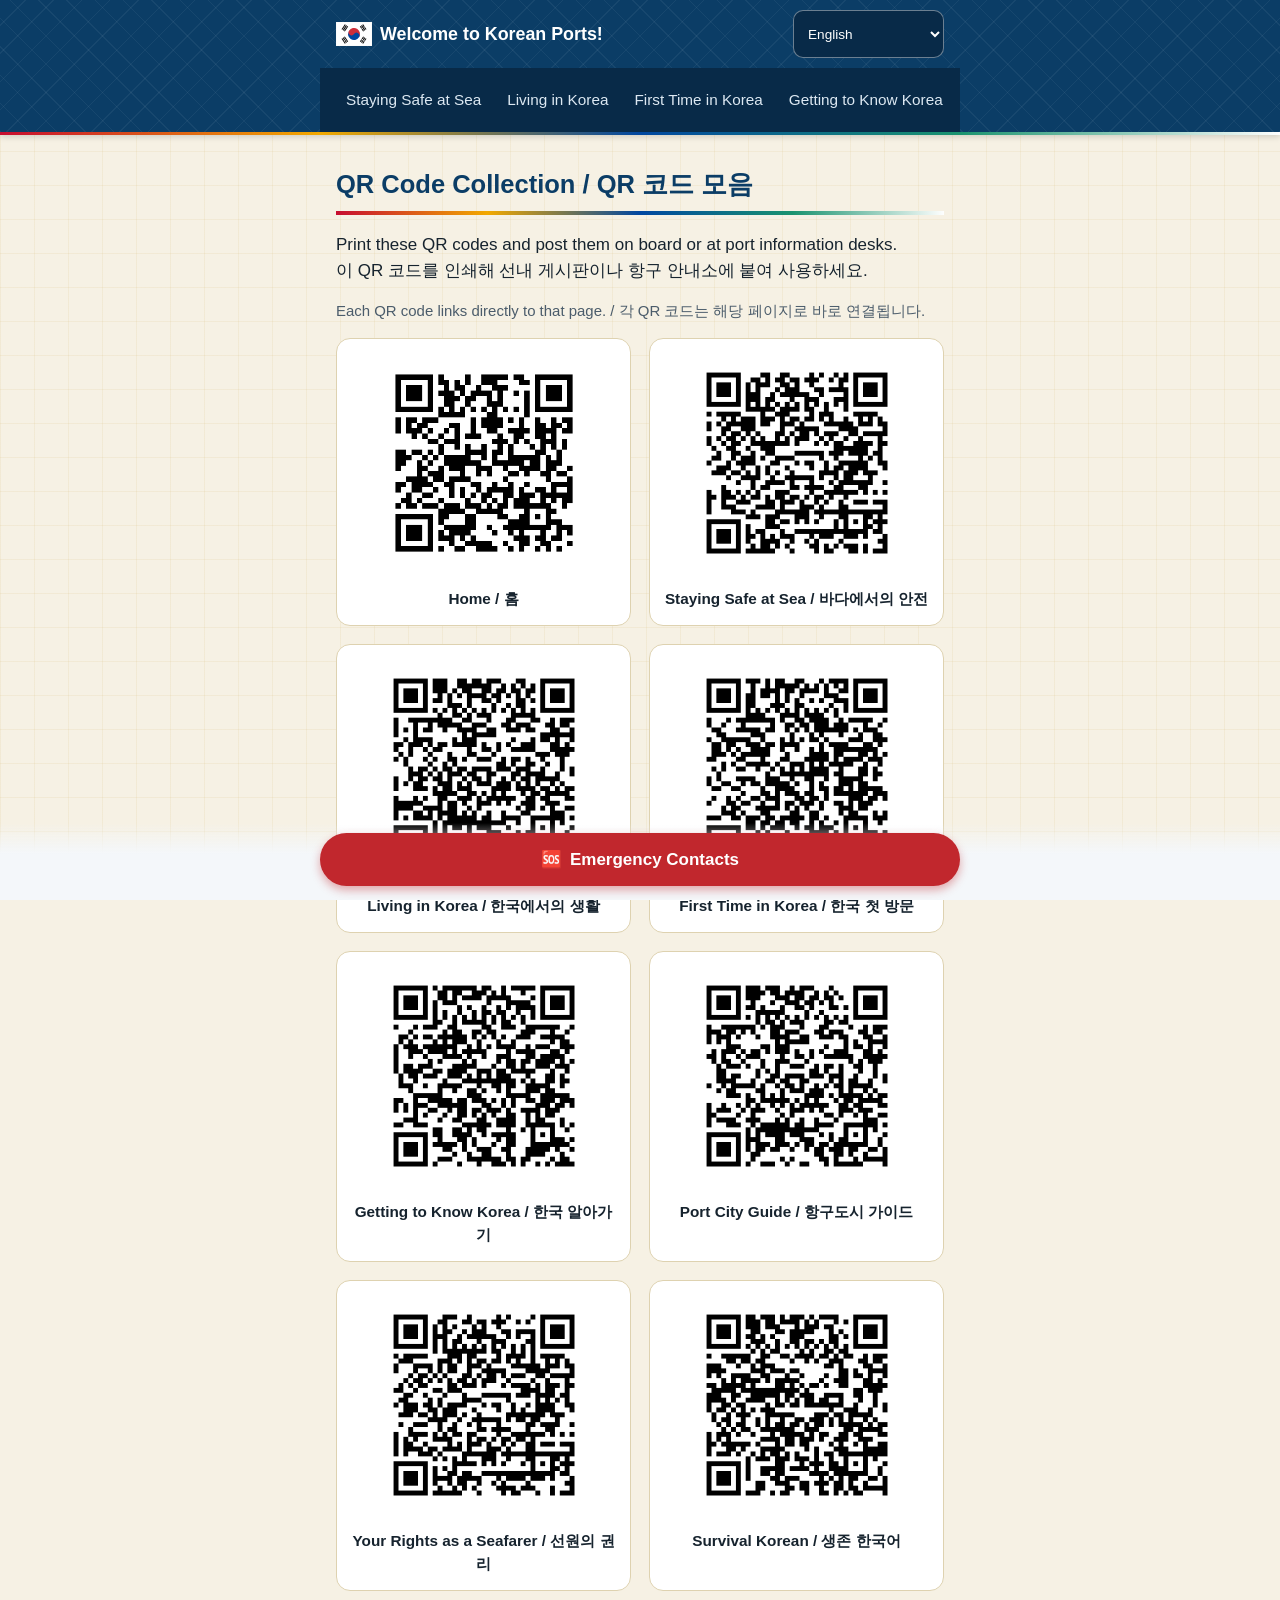
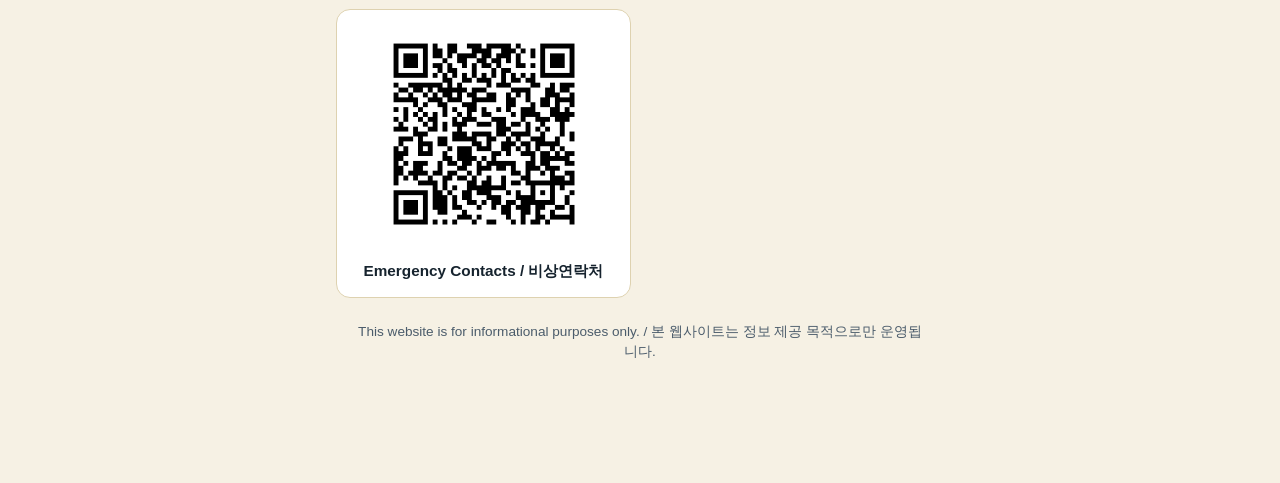
<file: pages/qr.html>
<!DOCTYPE html>
<html lang="en">
<head>
<meta charset="UTF-8">
<meta name="viewport" content="width=device-width, initial-scale=1.0, viewport-fit=cover">
<meta name="color-scheme" content="light">
<title>QR Code Collection — Welcome to Korean Ports!</title>
<script src="../assets/js/site-content-data.js?v=20260812"></script>
<link rel="stylesheet" href="../assets/css/style.css?v=20260812">
</head>
<body>
<div id="sfw-header" data-active="qr"></div>

<main data-page="static">
  <h1>QR Code Collection / QR 코드 모음</h1>
  <p>Print these QR codes and post them on board or at port information desks.<br>이 QR 코드를 인쇄해 선내 게시판이나 항구 안내소에 붙여 사용하세요.</p>
  <p style="color:var(--color-text-muted); font-size:0.88rem;">Each QR code links directly to that page. / 각 QR 코드는 해당 페이지로 바로 연결됩니다.</p>

  <div class="qr-grid">
    <div class="qr-item"><img src="../assets/qr/index.png" alt="Home"><div class="label">Home / 홈</div></div>
    <div class="qr-item"><img src="../assets/qr/safety-at-sea.png" alt="Staying Safe at Sea"><div class="label">Staying Safe at Sea / 바다에서의 안전</div></div>
    <div class="qr-item"><img src="../assets/qr/living-in-korea.png" alt="Living in Korea"><div class="label">Living in Korea / 한국에서의 생활</div></div>
    <div class="qr-item"><img src="../assets/qr/first-time-korea.png" alt="First Time in Korea"><div class="label">First Time in Korea / 한국 첫 방문</div></div>
    <div class="qr-item"><img src="../assets/qr/know-korea.png" alt="Getting to Know Korea"><div class="label">Getting to Know Korea / 한국 알아가기</div></div>
    <div class="qr-item"><img src="../assets/qr/port-city-guide.png" alt="Port City Guide"><div class="label">Port City Guide / 항구도시 가이드</div></div>
    <div class="qr-item"><img src="../assets/qr/worker-rights.png" alt="Your Rights as a Seafarer"><div class="label">Your Rights as a Seafarer / 선원의 권리</div></div>
    <div class="qr-item"><img src="../assets/qr/phrasebook.png" alt="Survival Korean"><div class="label">Survival Korean / 생존 한국어</div></div>
    <div class="qr-item"><img src="../assets/qr/emergency.png" alt="Emergency Contacts"><div class="label">Emergency Contacts / 비상연락처</div></div>
  </div>

  <footer class="sfw-footer">This website is for informational purposes only. / 본 웹사이트는 정보 제공 목적으로만 운영됩니다.</footer>
</main>

<script src="../assets/js/i18n.js?v=20260812"></script>
<script src="../assets/js/components.js?v=20260812"></script>
<script src="../assets/js/app.js?v=20260812"></script>
</body>
</html>
</file>
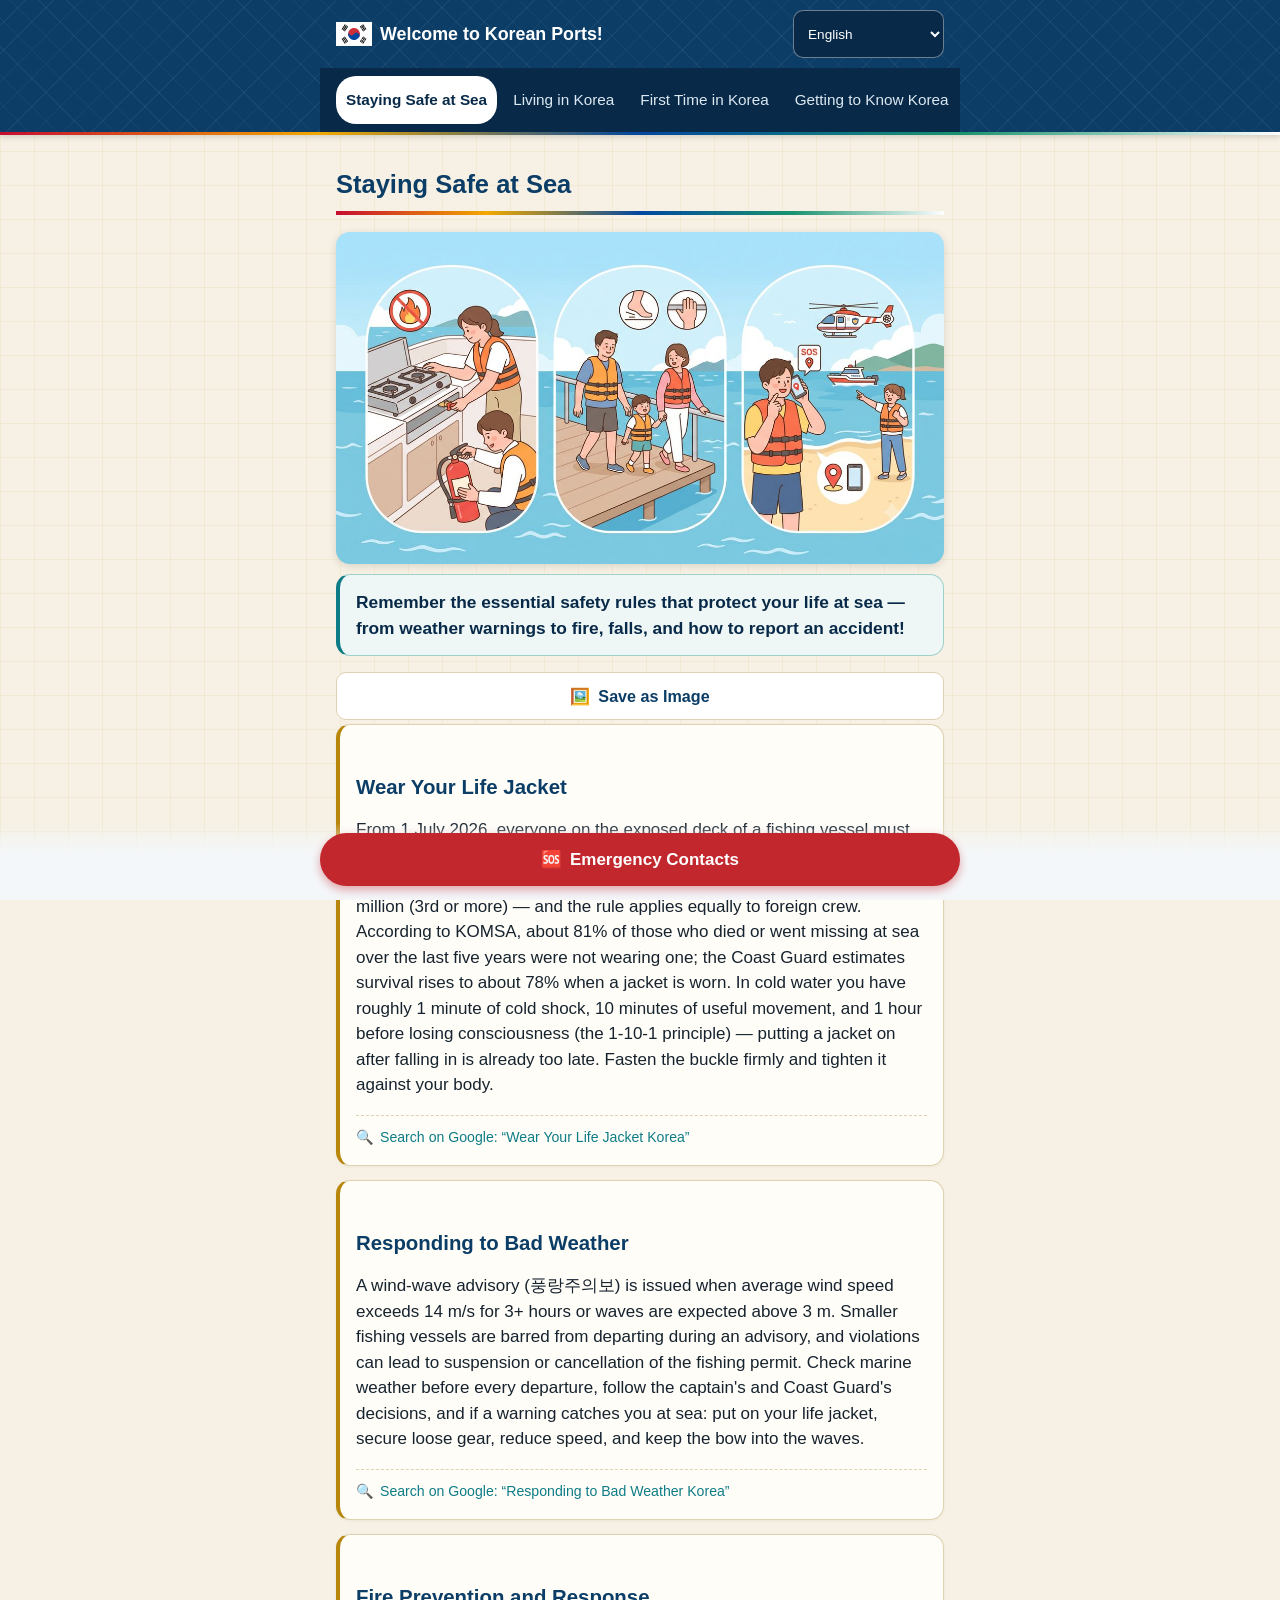
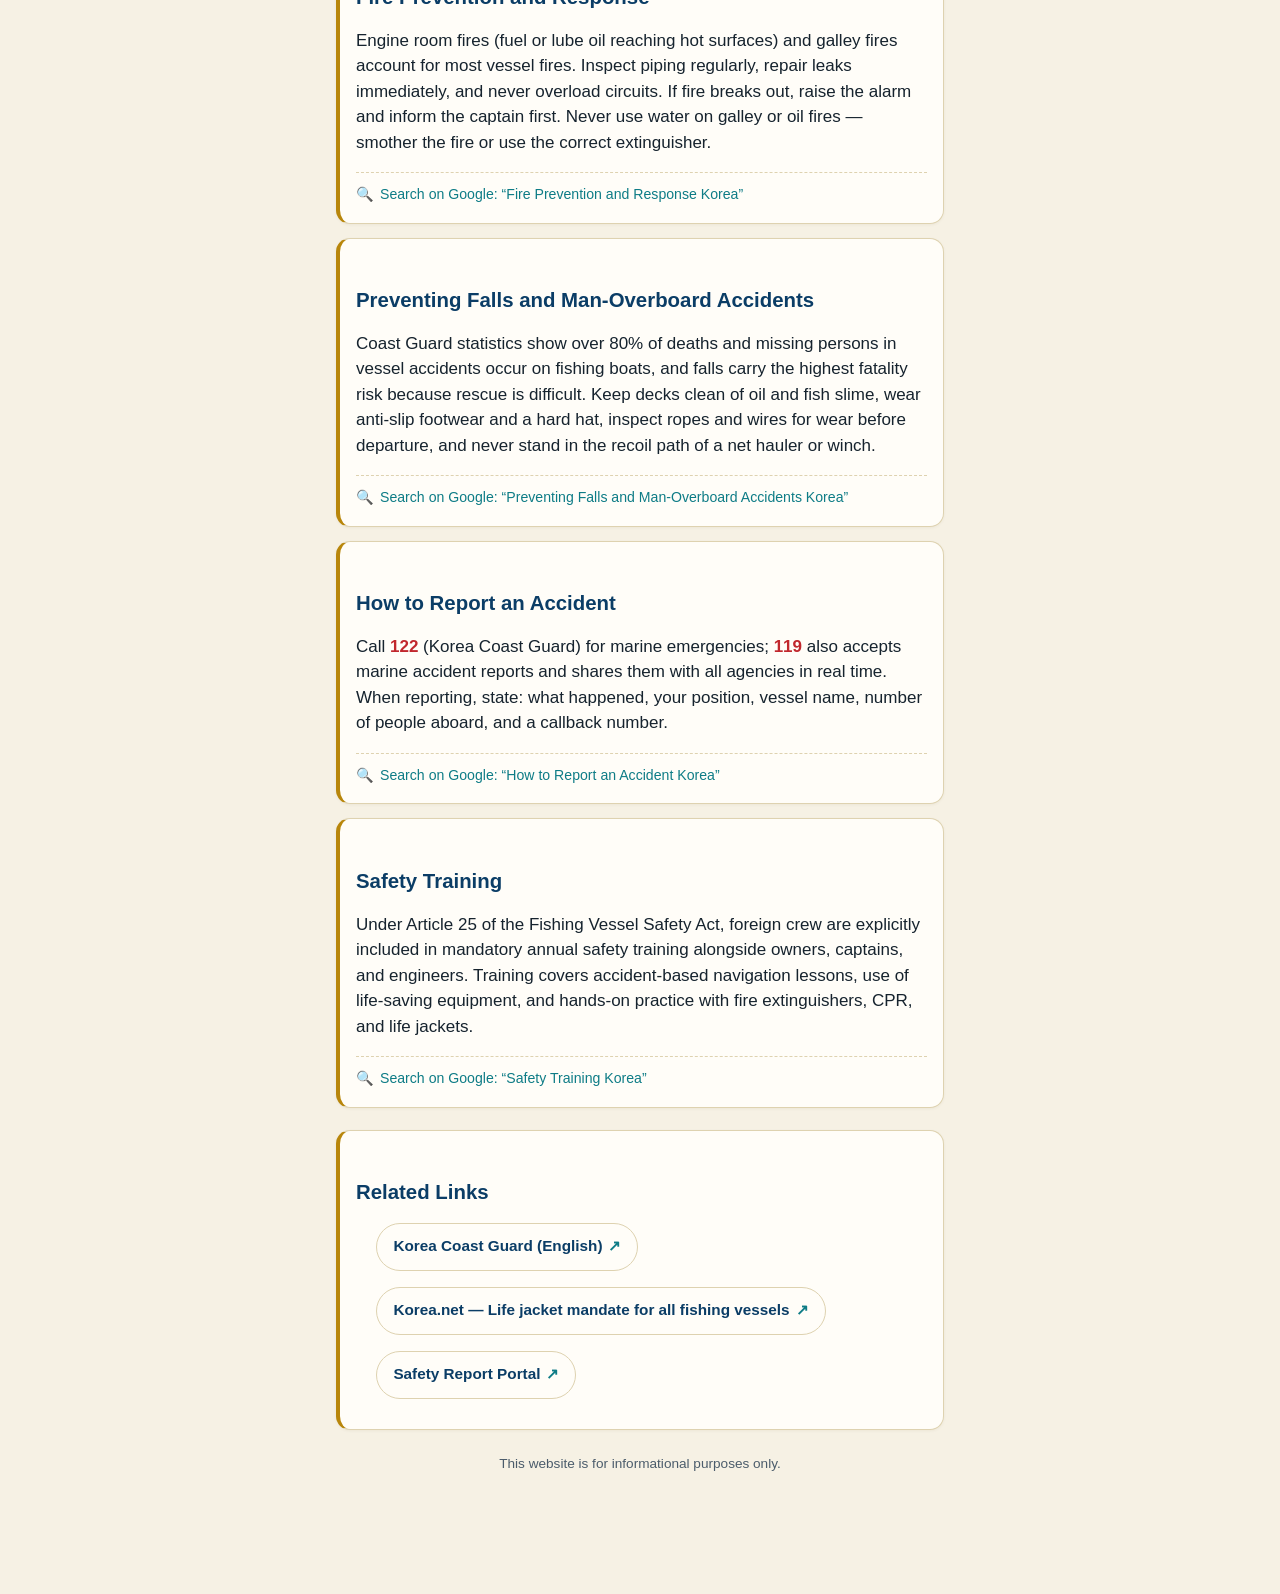
<file: pages/safety-at-sea.html>
<!DOCTYPE html>
<html lang="en">
<head>
<meta charset="UTF-8">
<meta name="viewport" content="width=device-width, initial-scale=1.0, viewport-fit=cover">
<meta name="color-scheme" content="light">
<title>Staying Safe at Sea — C2KOR</title>
<script src="../assets/js/site-content-data.js?v=20260812"></script>
<link rel="stylesheet" href="../assets/css/style.css?v=20260812">
</head>
<body>
<div id="sfw-header" data-active="safety-at-sea"></div>

<main data-page="safety-at-sea"></main>

<script src="../assets/js/i18n.js?v=20260812"></script>
<script src="../assets/js/components.js?v=20260812"></script>
<script src="../assets/js/content-render.js?v=20260812"></script>
<script src="../assets/js/save-image.js?v=20260812"></script>
<script src="../assets/js/app.js?v=20260812"></script>
</body>
</html>
</file>
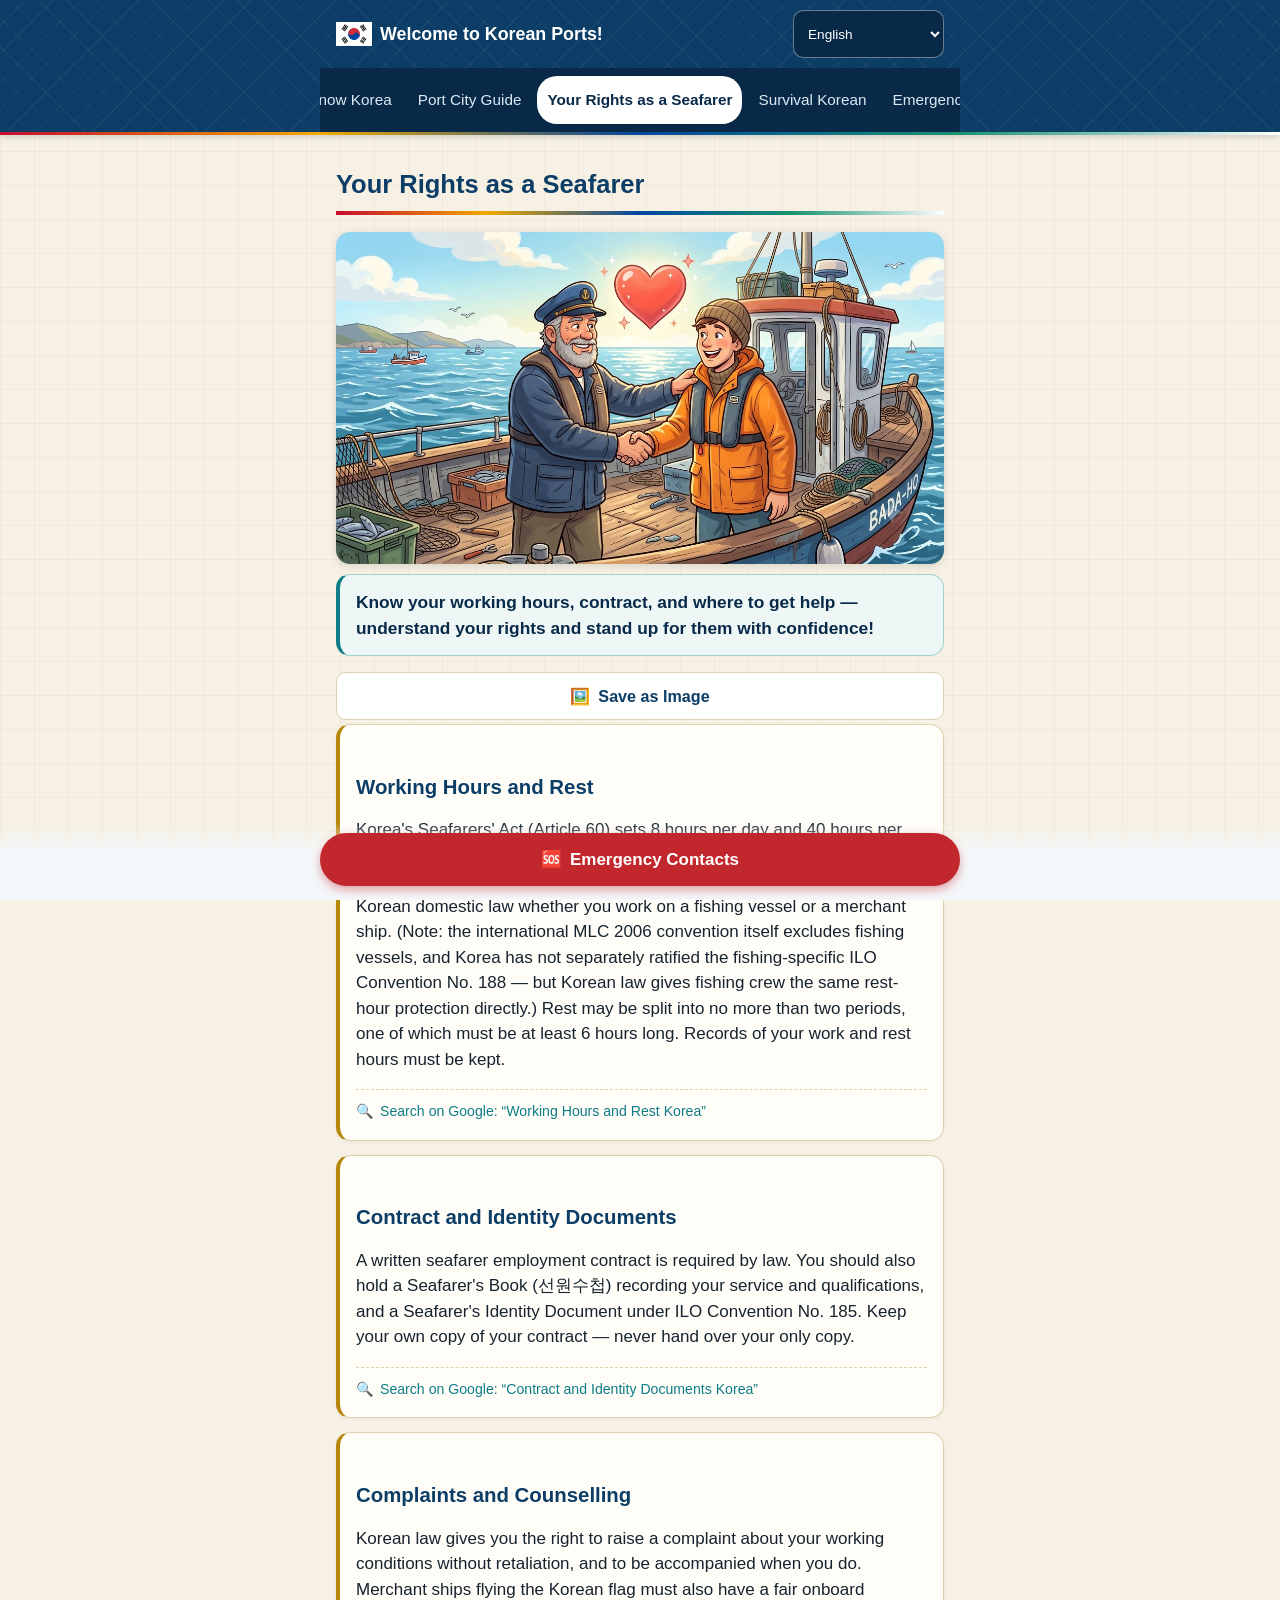
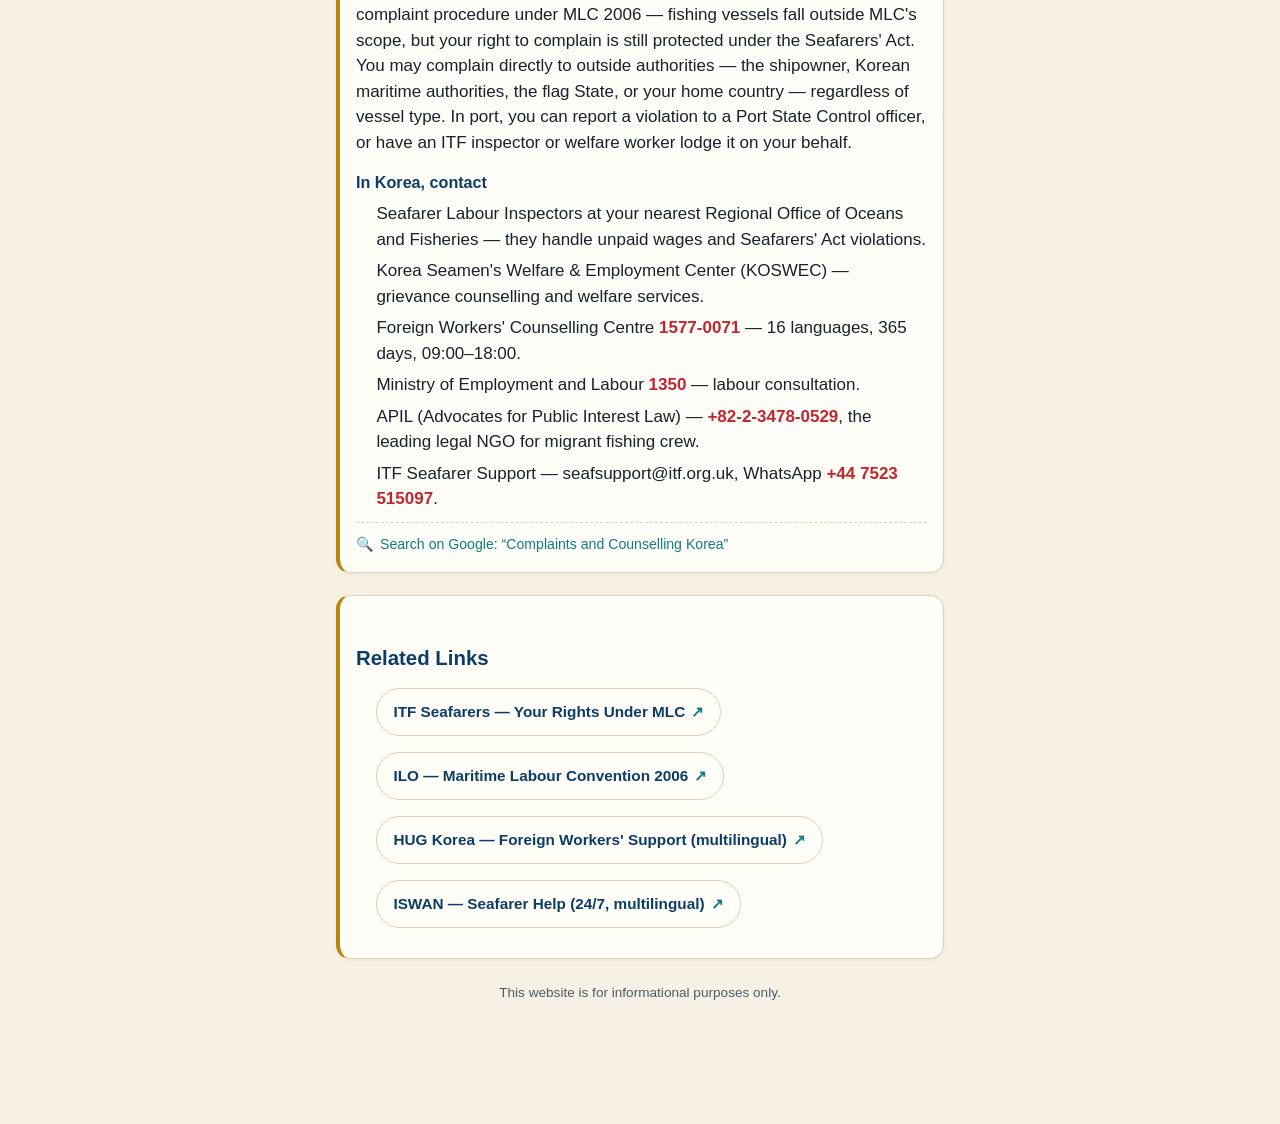
<file: pages/worker-rights.html>
<!DOCTYPE html>
<html lang="en">
<head>
<meta charset="UTF-8">
<meta name="viewport" content="width=device-width, initial-scale=1.0, viewport-fit=cover">
<meta name="color-scheme" content="light">
<title>Your Rights as a Seafarer — Welcome to Korean Ports!</title>
<script src="../assets/js/site-content-data.js?v=20260812"></script>
<link rel="stylesheet" href="../assets/css/style.css?v=20260812">
</head>
<body>
<div id="sfw-header" data-active="worker-rights"></div>

<main data-page="worker-rights"></main>

<script src="../assets/js/i18n.js?v=20260812"></script>
<script src="../assets/js/components.js?v=20260812"></script>
<script src="../assets/js/content-render.js?v=20260812"></script>
<script src="../assets/js/save-image.js?v=20260812"></script>
<script src="../assets/js/app.js?v=20260812"></script>
</body>
</html>
</file>
<file: assets/css/style.css>
:root {
  color-scheme: light;
  --color-bg: #f6f1e4;
  --color-surface: #fffdf8;
  --color-primary: #0b3d66;
  --color-primary-dark: #082a48;
  --color-accent: #0e7c86;
  --color-text: #16232e;
  --color-text-muted: #4b5c6b;
  --color-border: #ded2b0;
  --color-emergency: #c1272d;
  --color-emergency-dark: #931d22;
  --color-warning-bg: #fff4e0;
  --color-warning-border: #e8a93a;
  --color-gold: #b8860b;
  --saekdong: linear-gradient(90deg, #c60c30 0%, #f2a900 25%, #0047a0 50%, #1a936f 75%, #ffffff 100%);
  --radius: 14px;
  --max-width: 640px;
  --tap-min: 48px;
}

* { box-sizing: border-box; }

html, body {
  margin: 0;
  padding: 0;
  color: var(--color-text);
  font-family: "Segoe UI", "Noto Sans KR", "Noto Sans", "Apple SD Gothic Neo", sans-serif;
  font-size: 17px;
  line-height: 1.5;
  -webkit-text-size-adjust: 100%;
}

/* Hanji-paper toned background with a faint traditional lattice (changsal) texture */
body {
  background-color: var(--color-bg);
  background-image:
    repeating-linear-gradient(0deg, rgba(184,134,11,0.07) 0px, rgba(184,134,11,0.07) 1px, transparent 1px, transparent 34px),
    repeating-linear-gradient(90deg, rgba(184,134,11,0.07) 0px, rgba(184,134,11,0.07) 1px, transparent 1px, transparent 34px);
  background-attachment: fixed;
}

body {
  padding-bottom: 88px; /* space for sticky emergency button */
}

main {
  max-width: var(--max-width);
  margin: 0 auto;
  padding: 16px 16px 32px;
}

a { color: var(--color-accent); }

h1, h2, h3 {
  color: var(--color-primary);
  line-height: 1.3;
}

h1 {
  font-size: 1.5rem;
  padding-bottom: 10px;
  border-bottom: 4px solid transparent;
  border-image: var(--saekdong) 1;
}
h2 { font-size: 1.2rem; margin-top: 1.6em; }
h3 { font-size: 1.05rem; }

p { color: var(--color-text); }

ul.plain-list {
  list-style: none;
  margin: 0;
  padding: 0;
}

/* ---------- Header ---------- */
.sfw-header {
  background-color: var(--color-primary);
  background-image:
    repeating-linear-gradient(45deg, rgba(255,255,255,0.05) 0px, rgba(255,255,255,0.05) 1px, transparent 1px, transparent 20px),
    repeating-linear-gradient(-45deg, rgba(255,255,255,0.05) 0px, rgba(255,255,255,0.05) 1px, transparent 1px, transparent 20px);
  color: #fff;
  position: sticky;
  top: 0;
  z-index: 20;
  box-shadow: 0 2px 6px rgba(0,0,0,0.15);
  border-bottom: 3px solid transparent;
  border-image: var(--saekdong) 1;
}

.sfw-header__bar {
  max-width: var(--max-width);
  margin: 0 auto;
  display: flex;
  align-items: center;
  justify-content: space-between;
  padding: 10px 16px;
  gap: 8px;
}

.sfw-header__brand {
  display: flex;
  align-items: center;
  gap: 8px;
  color: #fff;
  text-decoration: none;
  font-weight: 700;
  font-size: 1.05rem;
  min-height: var(--tap-min);
}

.sfw-header__brand .flag { display: flex; align-items: center; }
.sfw-header__brand .flag svg { display: block; width: 36px; height: 24px; }

.sfw-header__controls {
  display: flex;
  align-items: center;
  gap: 8px;
}

.sfw-lang-select {
  min-height: var(--tap-min);
  padding: 8px 10px;
  border-radius: 10px;
  border: 1px solid rgba(255,255,255,0.4);
  background: var(--color-primary-dark);
  color: #fff;
  font-size: 0.8rem;
}

.sfw-header__subnav {
  background: var(--color-primary-dark);
  display: flex;
  gap: 6px;
  padding: 8px 16px;
  max-width: var(--max-width);
  margin: 0 auto;
  overflow-x: auto;
}

.sfw-header__subnav a {
  color: #dce8f2;
  text-decoration: none;
  font-size: 0.9rem;
  padding: 8px 10px;
  border-radius: 20px;
  white-space: nowrap;
  min-height: var(--tap-min);
  display: flex;
  align-items: center;
}

.sfw-header__subnav a.active {
  background: #fff;
  color: var(--color-primary-dark);
  font-weight: 700;
}

/* ---------- Cards / nav grid ---------- */
.card-grid {
  display: grid;
  grid-template-columns: 1fr;
  gap: 14px;
  margin-top: 16px;
}

@media (min-width: 480px) {
  .card-grid.two-col { grid-template-columns: 1fr 1fr; }
}

.nav-card {
  display: flex;
  align-items: center;
  gap: 14px;
  background: var(--color-surface);
  border: 1px solid var(--color-border);
  border-radius: var(--radius);
  padding: 16px;
  text-decoration: none;
  color: var(--color-text);
  box-shadow: 0 1px 3px rgba(0,0,0,0.06);
  min-height: 64px;
  transition: transform .08s ease, box-shadow .08s ease;
}

.nav-card:active { transform: scale(0.98); }

.nav-card__icon {
  font-size: 1.8rem;
  flex-shrink: 0;
  width: 44px;
  text-align: center;
}

.nav-card__text strong {
  display: block;
  color: var(--color-primary);
  font-size: 1.05rem;
}

.nav-card__text span {
  display: block;
  color: var(--color-text-muted);
  font-size: 0.88rem;
  margin-top: 2px;
}

.nav-card.emergency-card {
  background: #fdecec;
  border-color: #f2b8ba;
}
.nav-card.emergency-card .nav-card__text strong { color: var(--color-emergency); }

/* ---------- Save as image button ---------- */
.save-image-btn {
  display: flex;
  align-items: center;
  justify-content: center;
  gap: 8px;
  width: 100%;
  min-height: var(--tap-min);
  padding: 12px;
  margin: 4px 0 4px;
  border-radius: 10px;
  border: 1px solid var(--color-border);
  background: #fff;
  color: var(--color-primary);
  font-weight: 700;
  font-size: 0.95rem;
  cursor: pointer;
}
.save-image-btn:active { background: #eef4f9; }

/* ---------- Related links ---------- */
.link-section {
  margin-top: 22px;
}
.link-list {
  display: flex;
  flex-wrap: wrap;
  gap: 10px;
  padding: 0;
  margin: 10px 0 0;
  list-style: none;
}
.link-list li { margin: 0; }
.external-link-btn {
  display: inline-flex;
  align-items: center;
  gap: 6px;
  min-height: var(--tap-min);
  padding: 10px 16px;
  border-radius: 999px;
  border: 1px solid var(--color-border);
  background: var(--color-surface);
  color: var(--color-primary);
  text-decoration: none;
  font-size: 0.9rem;
  font-weight: 600;
}
.external-link-btn:active { background: #eef4f9; }
.external-link-btn .arrow { color: var(--color-accent); }

.city-food-links {
  display: flex;
  flex-wrap: wrap;
  gap: 8px;
  margin-top: 10px;
}
.city-food-link { font-size: 0.85rem; padding: 8px 14px; }

/* ---------- Persona hero (index.html) ---------- */
.persona-hero {
  text-align: center;
  padding: 24px 0 8px;
}

.persona-hero .logo-emoji {
  display: flex;
  justify-content: center;
}

.persona-hero .logo-emoji svg {
  width: 132px;
  height: 88px;
  filter: drop-shadow(0 2px 4px rgba(0,0,0,0.15));
}

/* ---------- Content blocks ---------- */
.section-block {
  background: var(--color-surface);
  border: 1px solid var(--color-border);
  border-left: 4px solid var(--color-gold);
  border-radius: var(--radius);
  padding: 16px;
  margin-bottom: 14px;
  box-shadow: 0 1px 3px rgba(80,60,20,0.06);
}

.section-block ul {
  padding-left: 1.2em;
  margin: 8px 0;
}

.section-block li { margin-bottom: 6px; }

.placeholder-box {
  background: #fef9e7;
  border: 1px dashed #d7b64f;
  border-radius: 10px;
  padding: 12px;
  font-size: 0.88rem;
  color: #6b5514;
  margin-top: 10px;
}

.item-search {
  margin-top: 10px;
  padding-top: 8px;
  border-top: 1px dashed var(--color-border);
}
.item-search a {
  display: inline-flex;
  align-items: center;
  gap: 6px;
  color: var(--color-accent);
  text-decoration: none;
  font-size: 0.83rem;
  line-height: 1.4;
}
.item-search__label { word-break: break-word; }

/* ---------- Hero illustration ---------- */
.hero-image {
  display: block;
  width: 100%;
  height: auto;
  aspect-ratio: 1200 / 655;
  object-fit: cover;
  border-radius: var(--radius);
  margin: 10px 0;
  box-shadow: 0 2px 8px rgba(0,0,0,0.12);
  background: var(--color-border);
}

/* ---------- Summary / tip / error banners ---------- */
.summary-box {
  background: #eef7f6;
  border: 1px solid #9fd1cb;
  border-left: 4px solid var(--color-accent);
  border-radius: var(--radius);
  padding: 14px 16px;
  margin: 10px 0 16px;
  font-weight: 700;
  font-size: 1.02rem;
  color: var(--color-primary-dark);
}

.tip-box {
  background: var(--color-warning-bg);
  border: 1px solid var(--color-warning-border);
  border-radius: var(--radius);
  padding: 14px 16px;
  margin: 4px 0 14px;
  font-size: 0.92rem;
  color: #6b4b12;
}

.content-error {
  background: #fdecec;
  border: 1px solid #f2b8ba;
  border-radius: var(--radius);
  padding: 16px;
  color: var(--color-emergency-dark);
  font-weight: 600;
}

.ai-help-link {
  text-align: center;
  margin: 4px 0 16px;
}
.ai-help-link a {
  display: inline-flex;
  align-items: center;
  gap: 8px;
  padding: 12px 20px;
  border-radius: 999px;
  border: 1px solid var(--color-border);
  background: var(--color-surface);
  color: var(--color-primary);
  text-decoration: none;
  font-weight: 700;
  font-size: 0.92rem;
}
.ai-help-link a:active { background: #eef4f9; }

/* ---------- Definition list (subsections) ---------- */
dl.def-list {
  margin: 10px 0 0;
}
dl.def-list dt {
  font-weight: 700;
  color: var(--color-primary);
  margin-top: 10px;
}
dl.def-list dt:first-child { margin-top: 0; }
dl.def-list dd {
  margin: 2px 0 0;
  color: var(--color-text);
}

h3.list-label {
  font-size: 0.95rem;
  color: var(--color-primary);
  margin: 14px 0 4px;
}

/* ---------- Data tables (food, transport, phrasebook, emergency) ---------- */
.table-scroll {
  overflow-x: auto;
  margin: 10px 0;
  -webkit-overflow-scrolling: touch;
}
table.data-table {
  border-collapse: collapse;
  width: 100%;
  min-width: 420px;
  font-size: 0.88rem;
}
table.data-table th,
table.data-table td {
  text-align: left;
  padding: 8px 10px;
  border-bottom: 1px solid var(--color-border);
  vertical-align: top;
}
table.data-table th {
  background: #f6f1e4;
  color: var(--color-primary);
  font-weight: 700;
  white-space: nowrap;
}
table.data-table tr:last-child td { border-bottom: none; }

table.phrase-table .phrase-ko {
  font-weight: 700;
  color: var(--color-primary);
  white-space: nowrap;
}
table.phrase-table .phrase-pron {
  color: var(--color-text-muted);
  font-style: italic;
  white-space: nowrap;
}

table.contacts-table .contact-num { white-space: nowrap; }
table.contacts-table .contact-lang {
  color: var(--color-text-muted);
  font-size: 0.85rem;
}

a.tel-link {
  color: var(--color-emergency);
  font-weight: 700;
  text-decoration: none;
}
a.tel-link:active { color: var(--color-emergency-dark); }

/* ---------- Collapsible per-port mini-maps ---------- */
.port-maps {
  margin-top: 10px;
  display: flex;
  flex-direction: column;
  gap: 6px;
}
.port-map-item {
  border: 1px solid var(--color-border);
  border-radius: 10px;
  background: var(--color-surface);
  padding: 4px 12px;
}
.port-map-item summary {
  cursor: pointer;
  padding: 10px 0;
  font-size: 0.9rem;
  font-weight: 600;
  color: var(--color-primary);
  list-style: revert;
}
.port-map-item .view-map-label {
  font-weight: 400;
  color: var(--color-accent);
}
.port-map-frame {
  position: relative;
  width: 100%;
  padding-bottom: 65%;
  margin: 4px 0 10px;
  border-radius: 8px;
  overflow: hidden;
  border: 1px solid var(--color-border);
}
.port-map-frame iframe {
  position: absolute;
  top: 0; left: 0;
  width: 100%; height: 100%;
  border: 0;
}
.port-map-naver {
  margin-bottom: 10px;
  font-size: 0.82rem;
  padding: 8px 14px;
  min-height: auto;
}

/* ---------- Emergency sticky button ---------- */
.sfw-emergency-fab {
  position: fixed;
  left: 0;
  right: 0;
  bottom: 0;
  z-index: 30;
  display: flex;
  justify-content: center;
  background: linear-gradient(to top, rgba(244,247,250,1) 60%, rgba(244,247,250,0));
  padding: 10px 16px 14px;
}

.sfw-emergency-fab a {
  width: 100%;
  max-width: var(--max-width);
  background: var(--color-emergency);
  color: #fff;
  text-decoration: none;
  text-align: center;
  font-weight: 700;
  font-size: 1rem;
  padding: 14px;
  border-radius: 999px;
  box-shadow: 0 4px 10px rgba(193,39,45,0.4);
  min-height: var(--tap-min);
  display: flex;
  align-items: center;
  justify-content: center;
  gap: 8px;
}

.sfw-emergency-fab a:active { background: var(--color-emergency-dark); }

/* ---------- Emergency page ---------- */
.emergency-number {
  display: flex;
  align-items: center;
  gap: 14px;
  background: var(--color-surface);
  border: 1px solid var(--color-border);
  border-radius: var(--radius);
  padding: 14px 16px;
  margin-bottom: 10px;
}

.emergency-number .num {
  font-size: 1.6rem;
  font-weight: 800;
  color: var(--color-emergency);
  min-width: 74px;
}

.emergency-number a.tel {
  margin-left: auto;
  background: var(--color-emergency);
  color: #fff;
  text-decoration: none;
  padding: 10px 16px;
  border-radius: 10px;
  font-weight: 700;
  min-height: var(--tap-min);
  display: flex;
  align-items: center;
}

/* ---------- Phrasebook ---------- */
.phrase-item {
  background: var(--color-surface);
  border: 1px solid var(--color-border);
  border-radius: 10px;
  padding: 12px 14px;
  margin-bottom: 8px;
}
.phrase-item .ko { font-weight: 700; color: var(--color-primary); }
.phrase-item .translated { color: var(--color-text-muted); margin-top: 2px; }

/* ---------- QR page ---------- */
.qr-grid {
  display: grid;
  grid-template-columns: 1fr;
  gap: 18px;
}
@media (min-width: 480px) {
  .qr-grid { grid-template-columns: 1fr 1fr; }
}
.qr-item {
  background: #fff;
  border: 1px solid var(--color-border);
  border-radius: var(--radius);
  padding: 14px;
  text-align: center;
}
.qr-item img { width: 100%; max-width: 220px; height: auto; }
.qr-item .label { margin-top: 8px; font-weight: 600; font-size: 0.9rem; }

footer.sfw-footer {
  max-width: var(--max-width);
  margin: 24px auto 0;
  padding: 0 16px;
  color: var(--color-text-muted);
  font-size: 0.8rem;
  text-align: center;
}

@media print {
  .sfw-header, .sfw-emergency-fab, footer.sfw-footer { display: none; }
}
</file>
